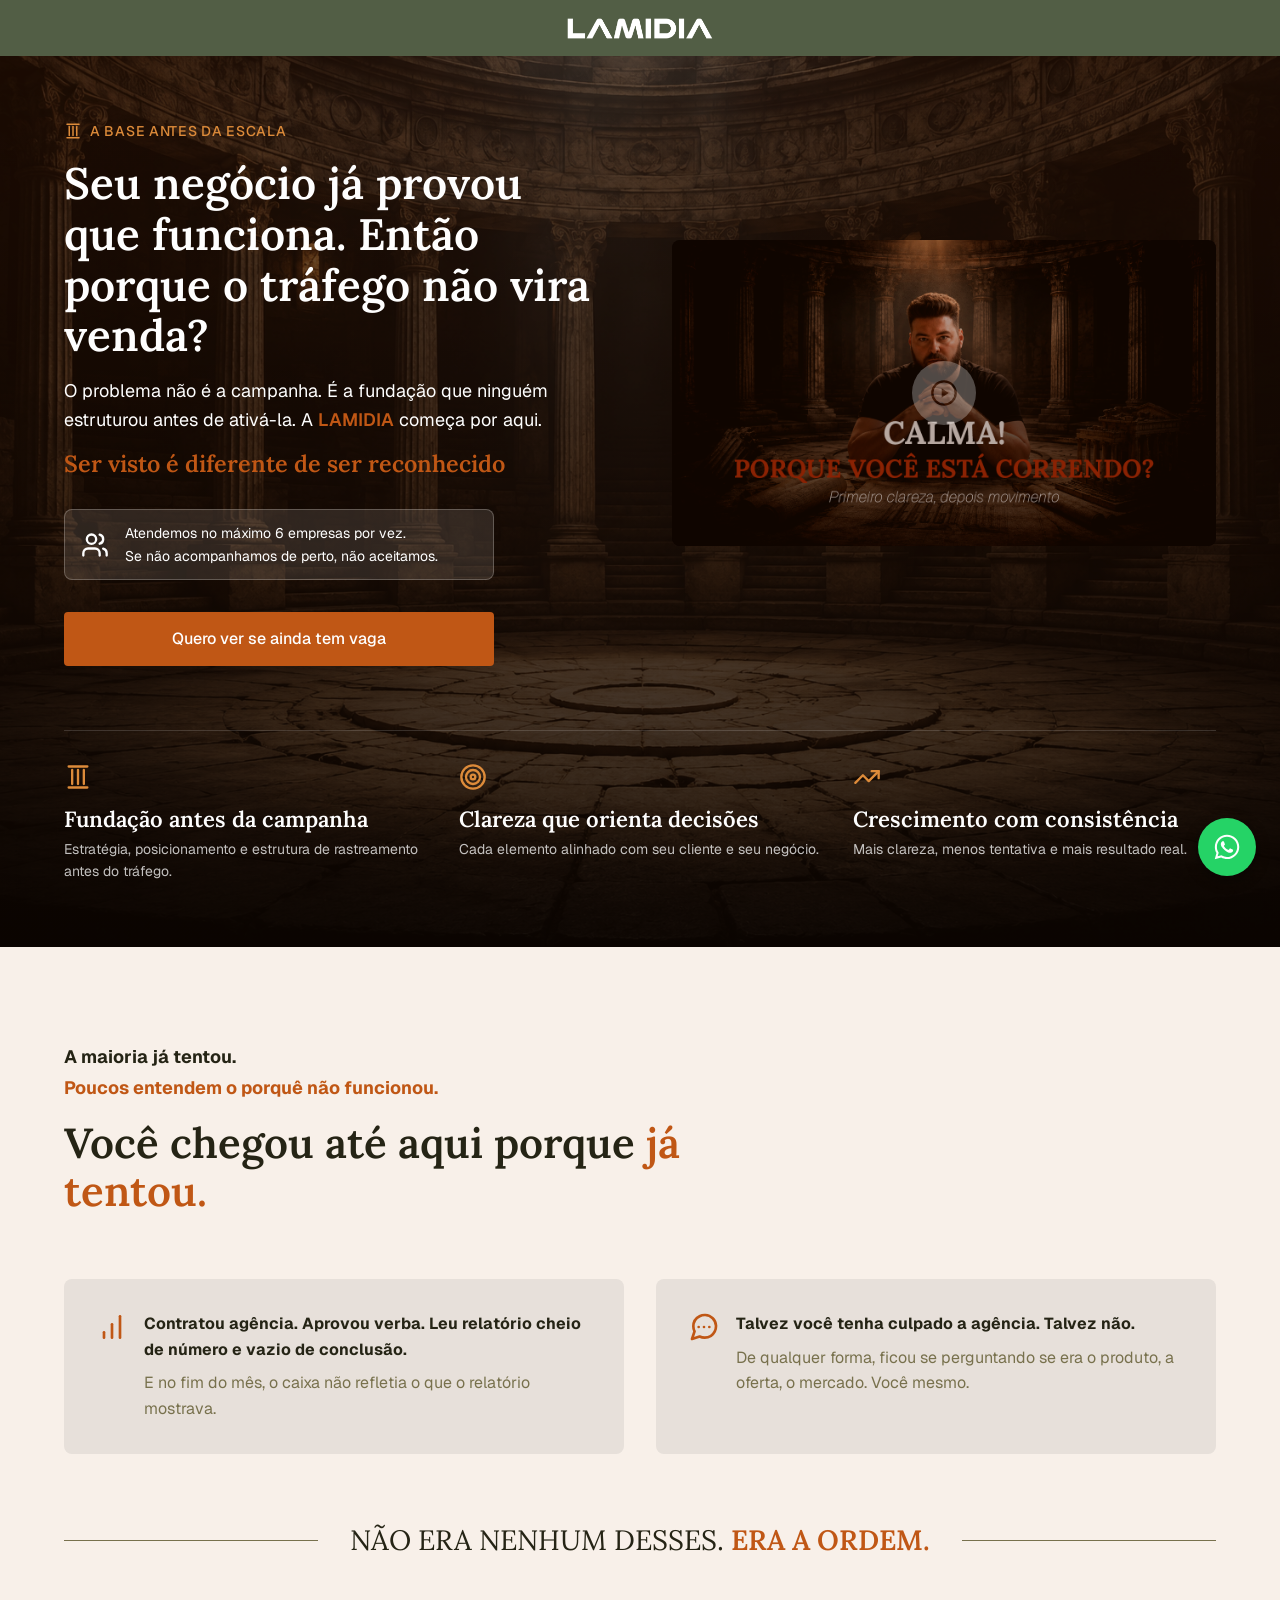
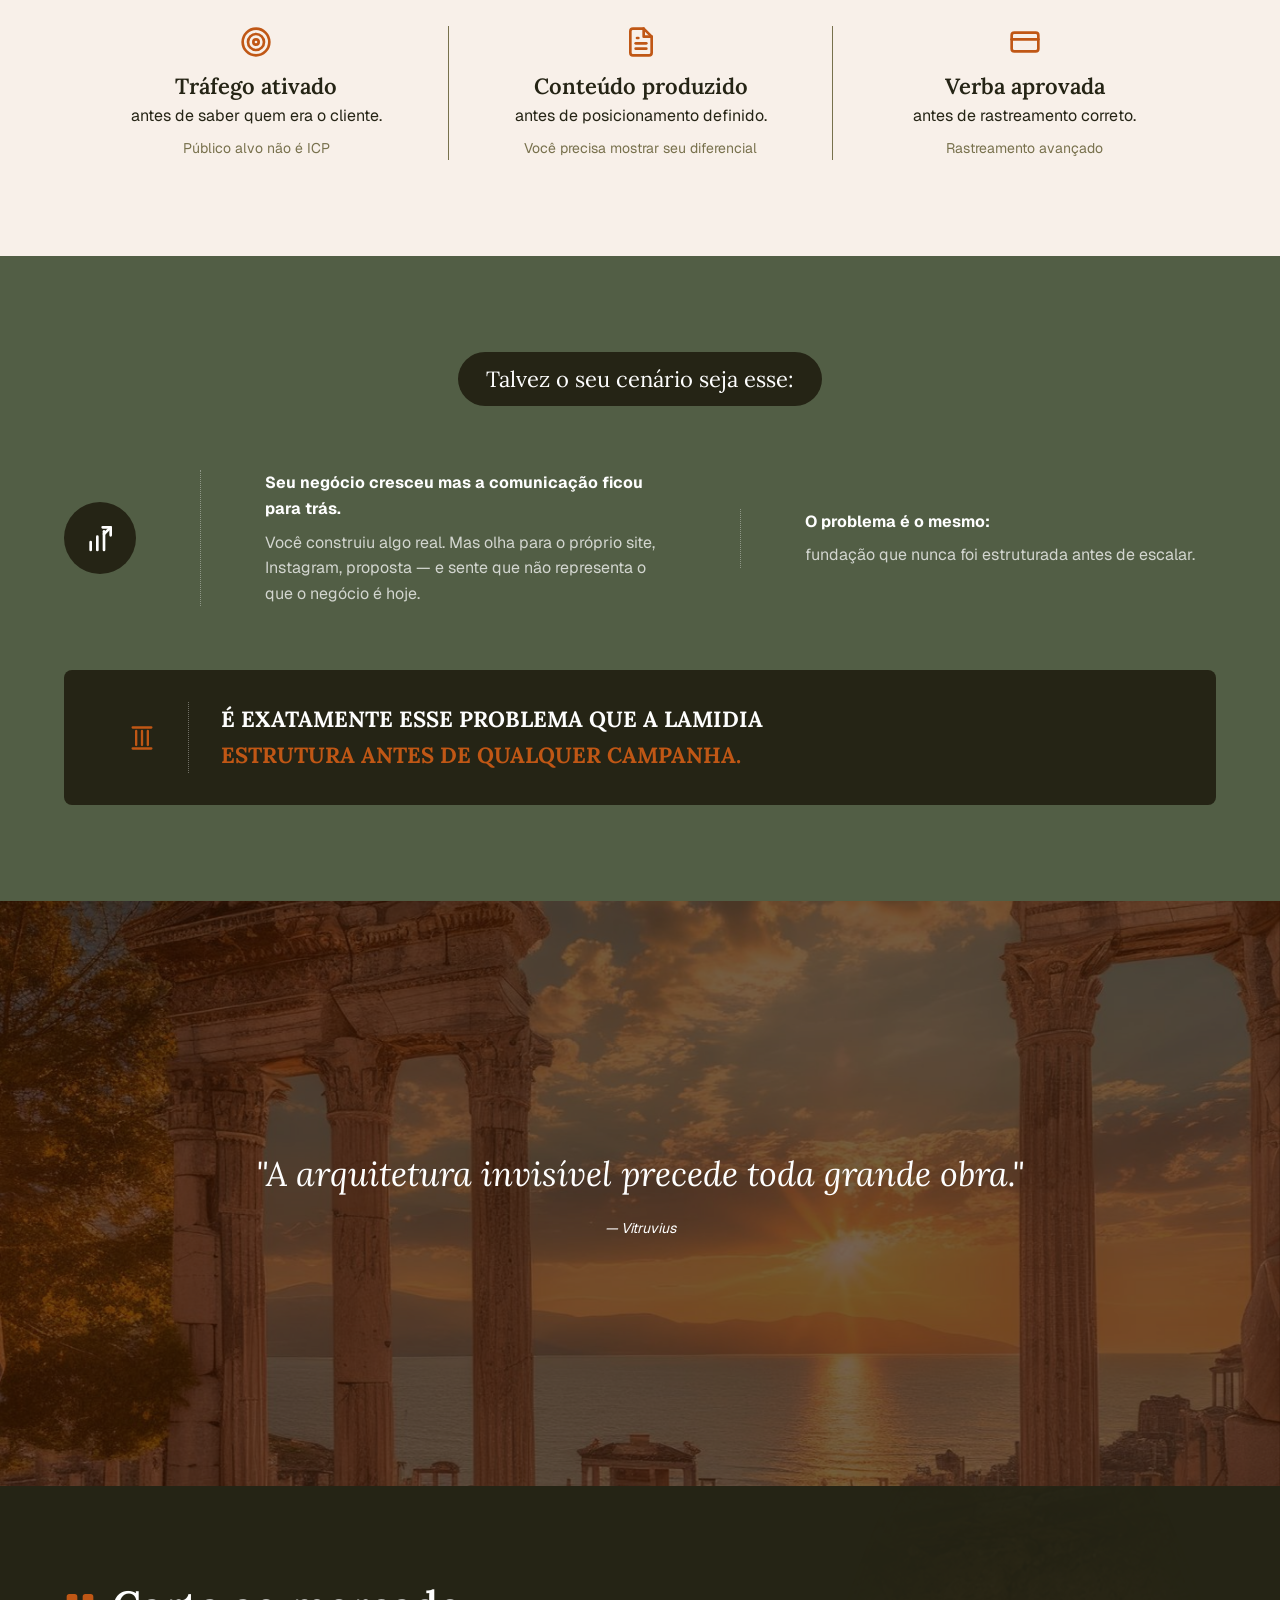
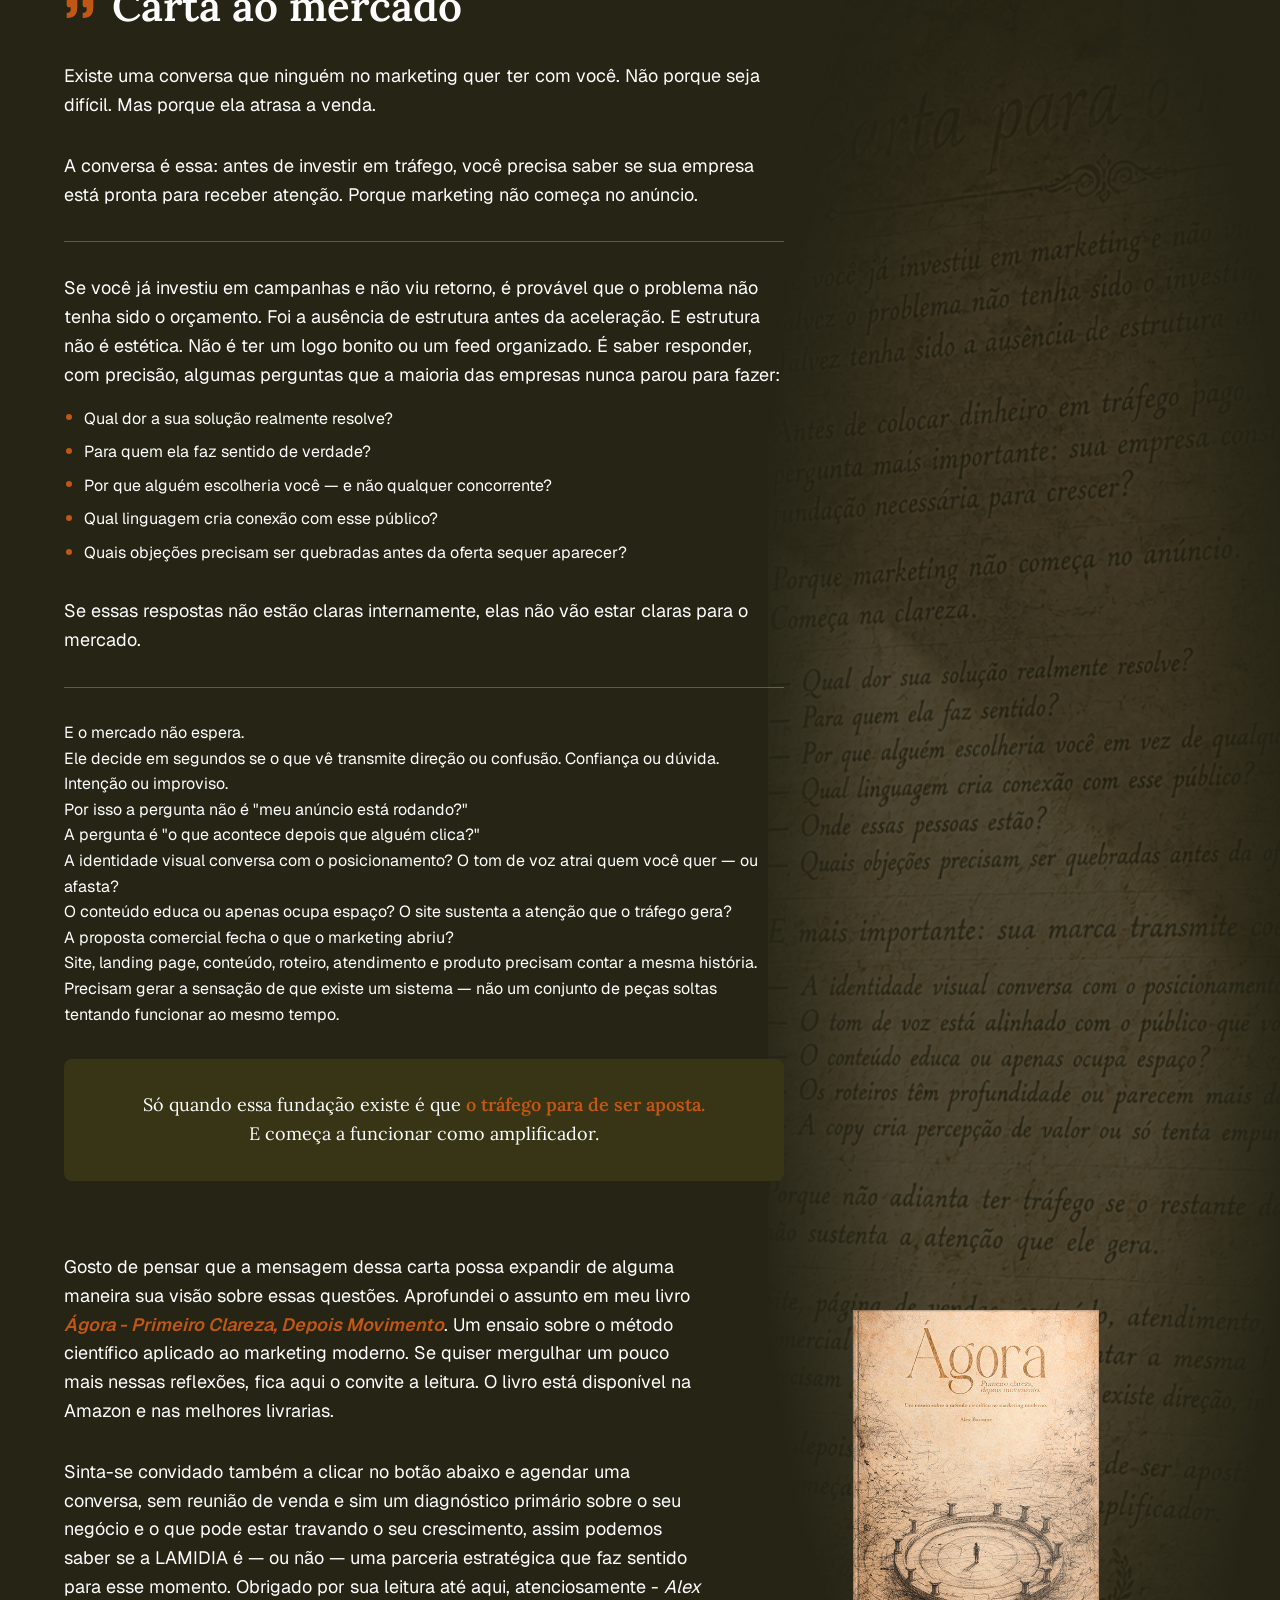
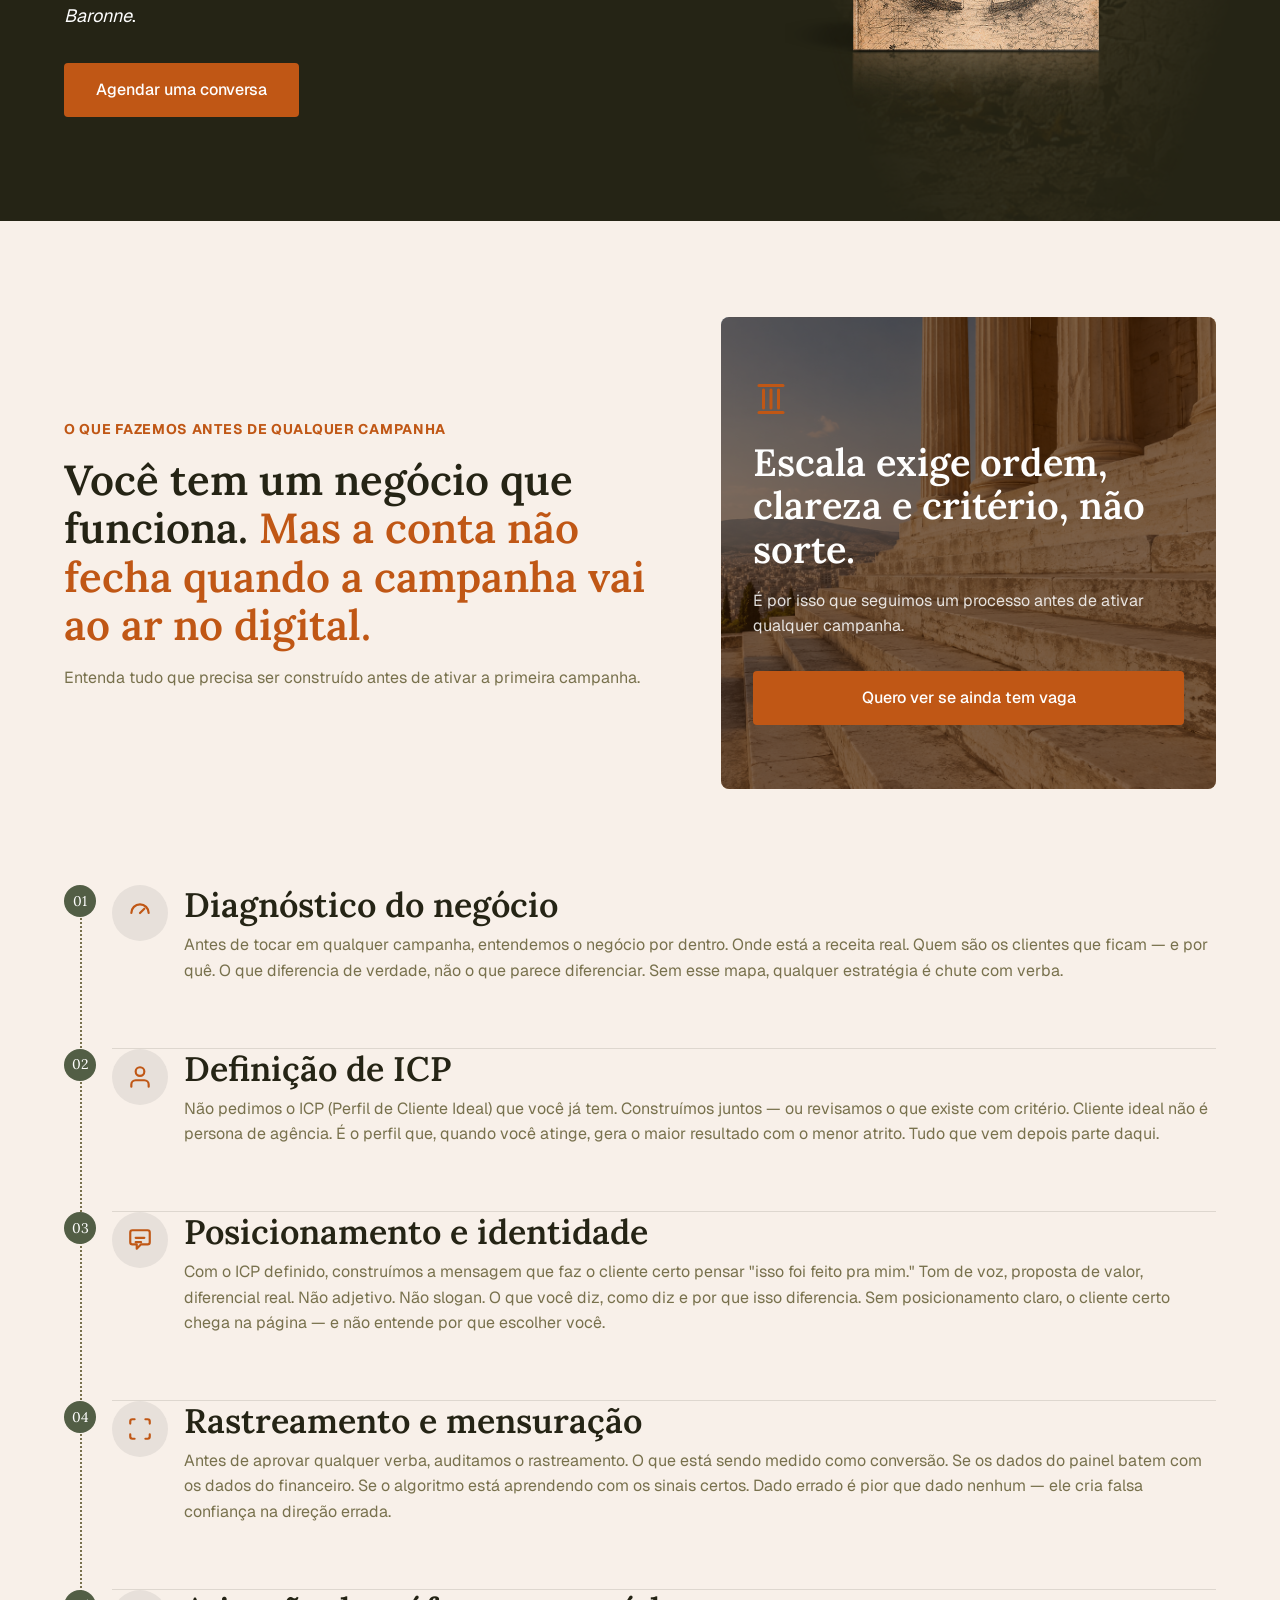
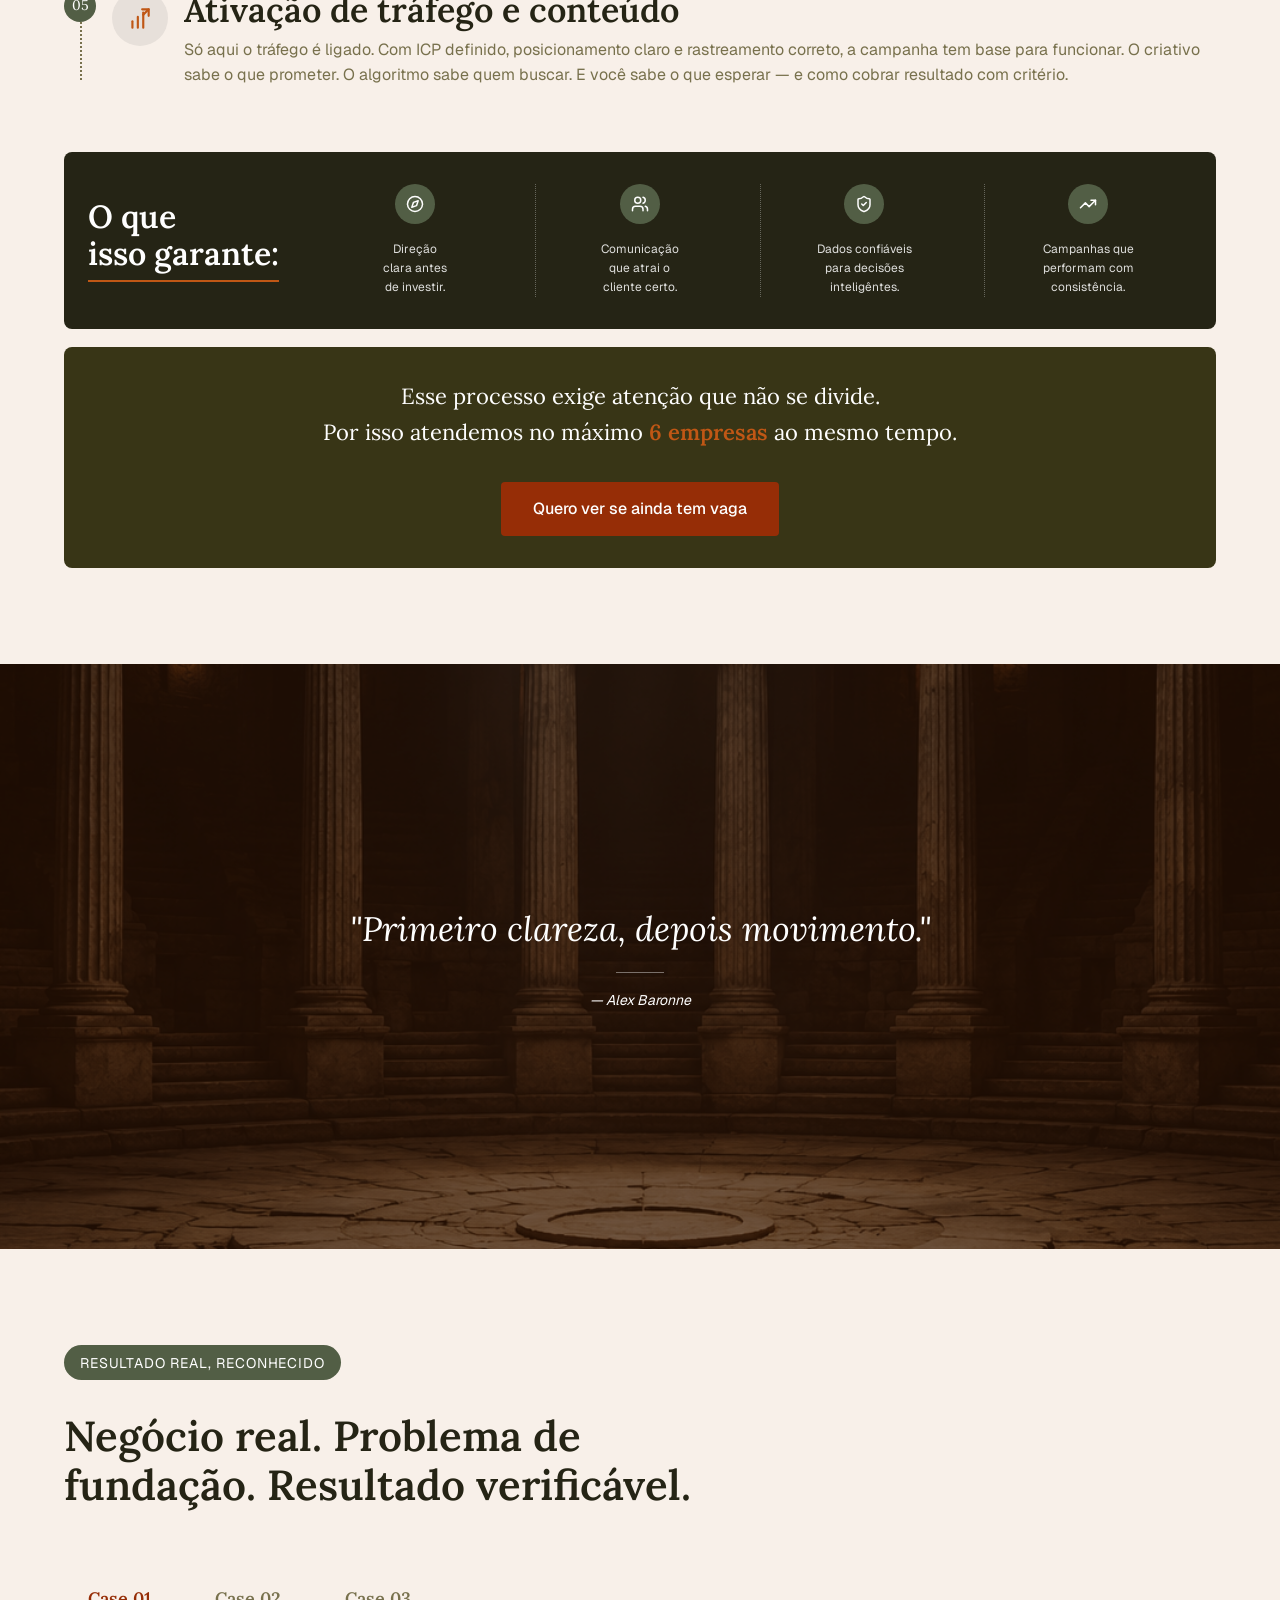
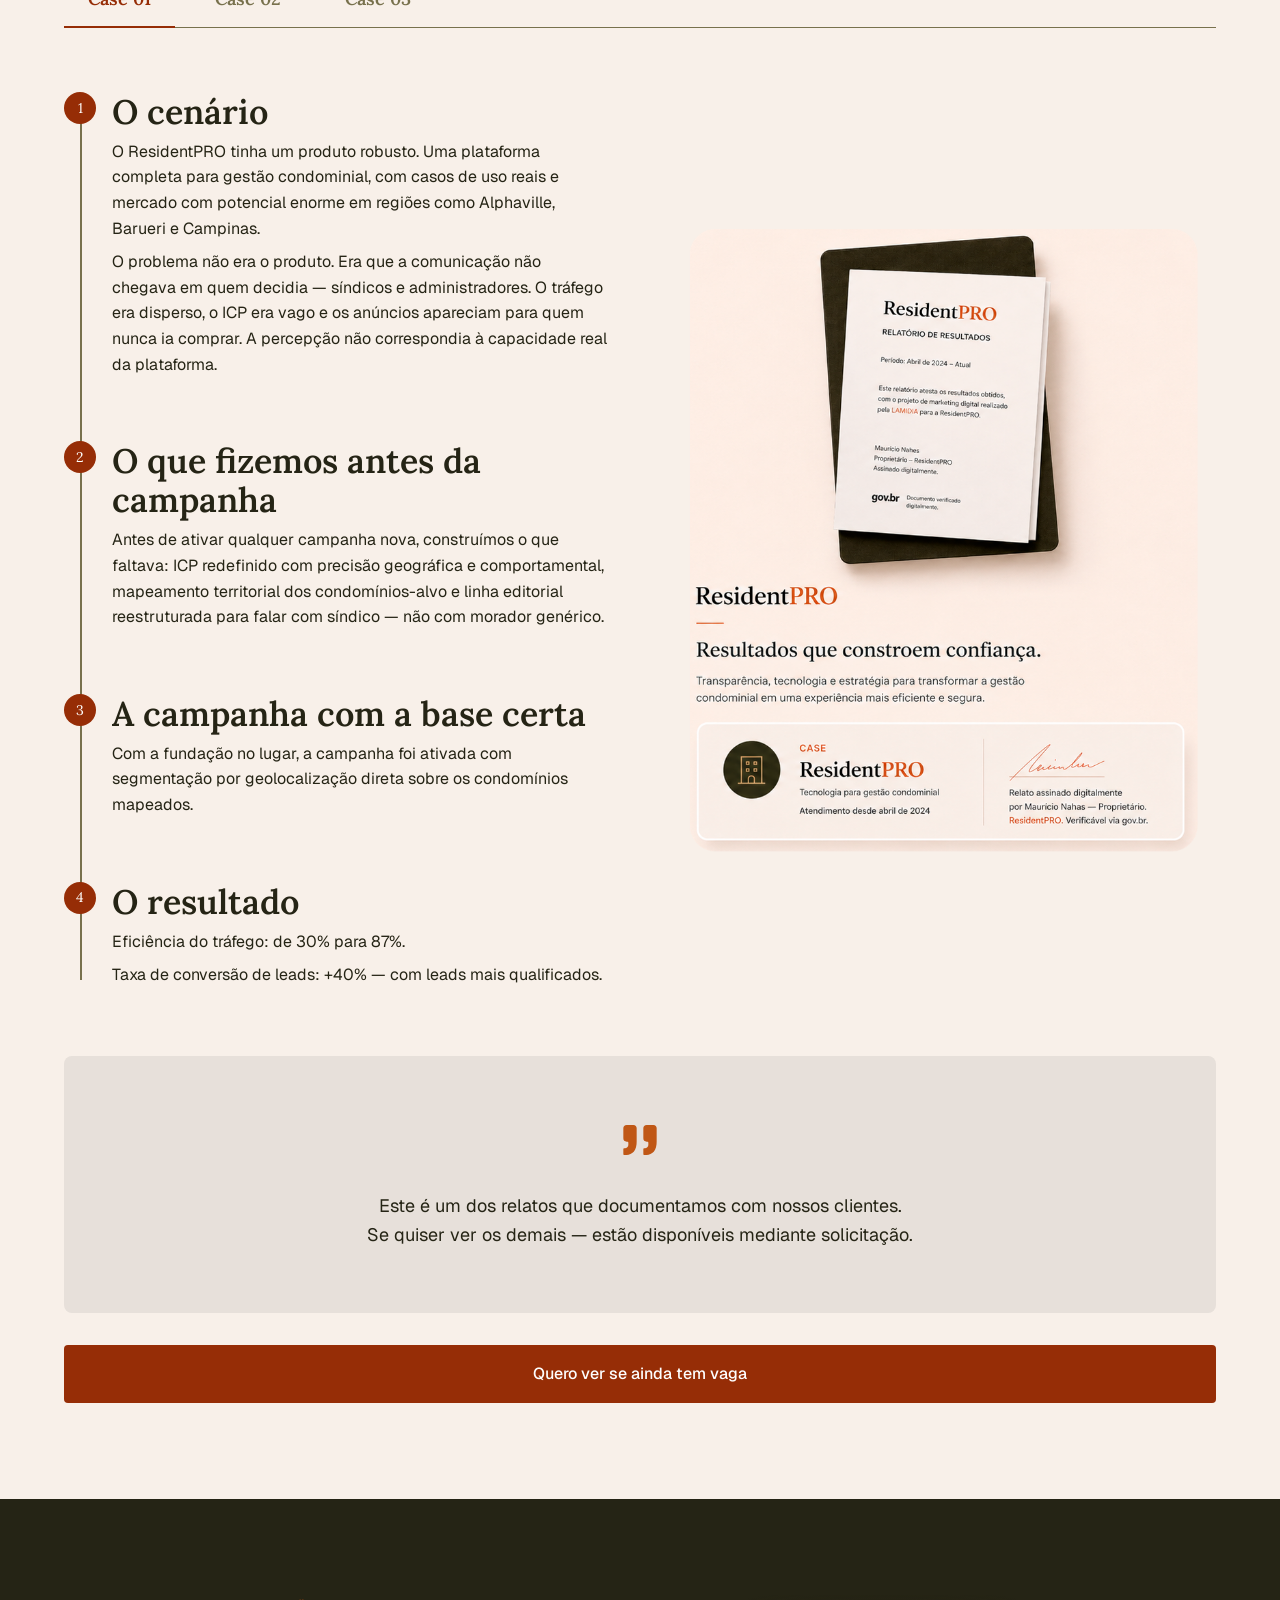
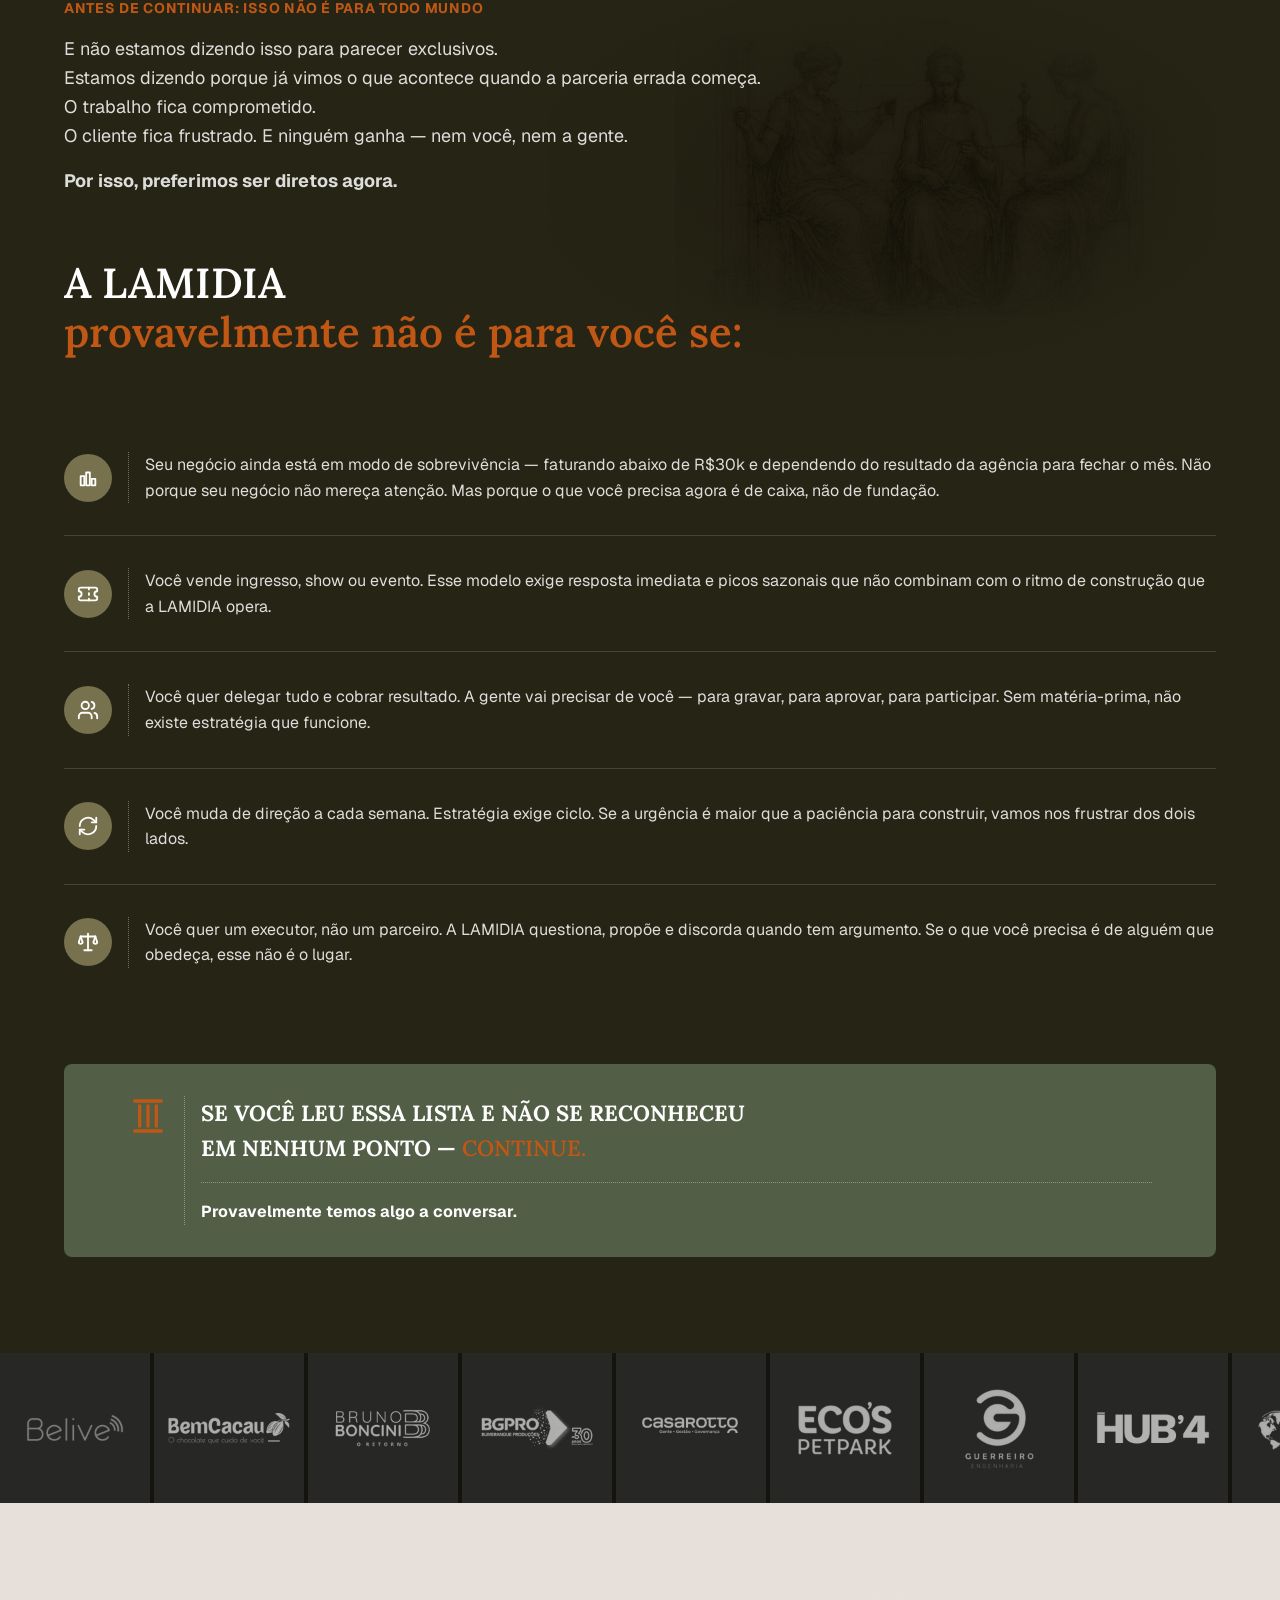
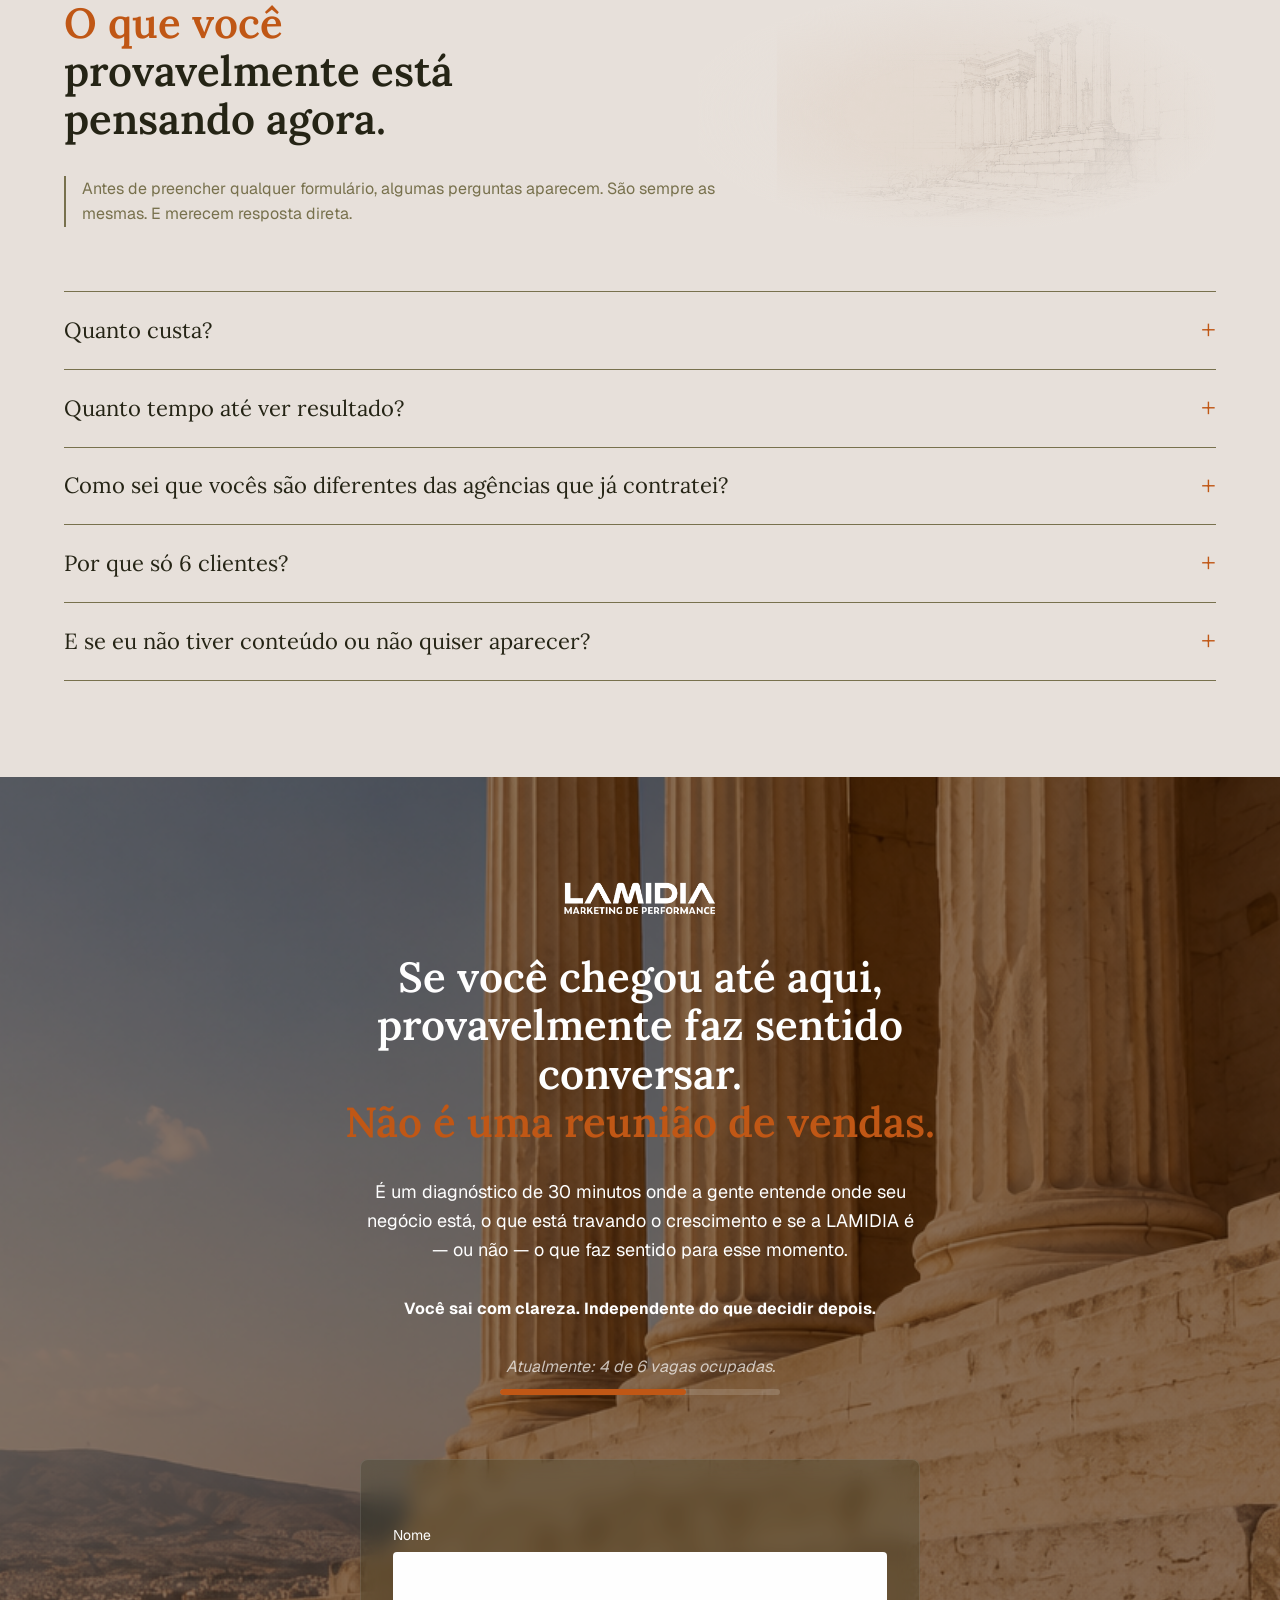
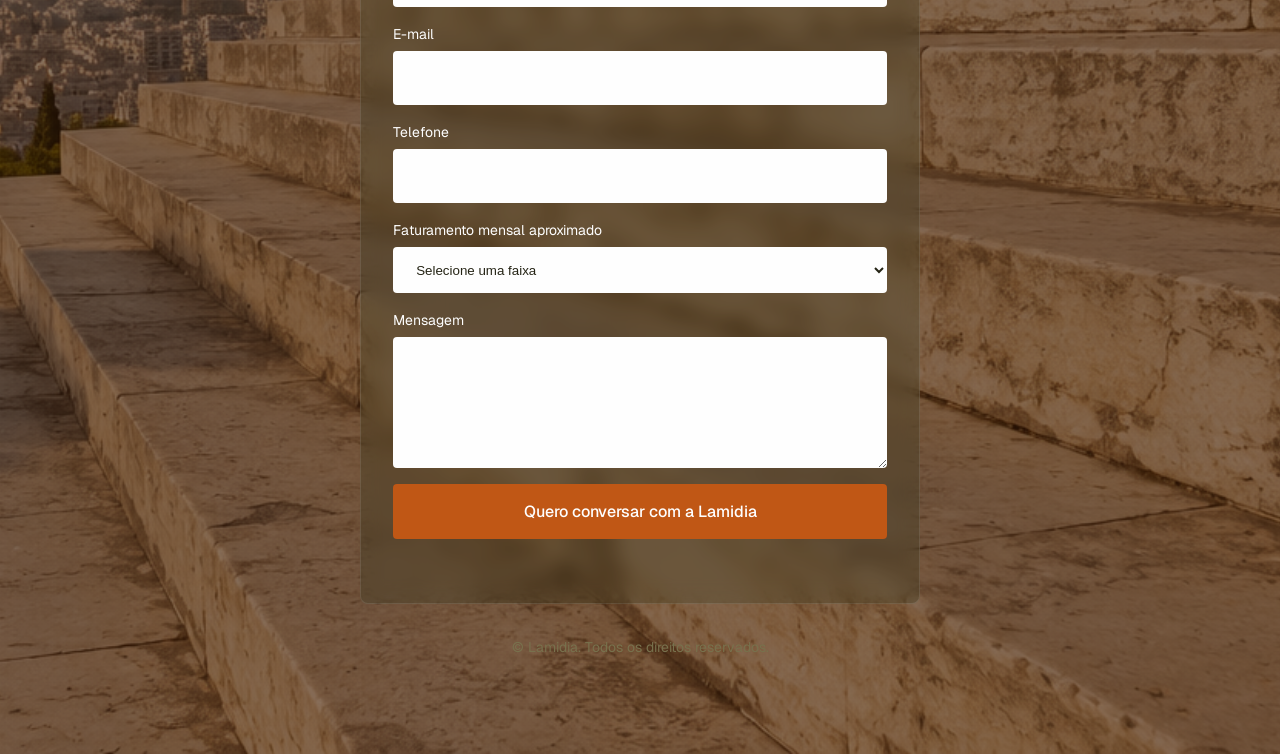
<file: index.html>
<!doctype html>
<html lang="pt-BR">
<head>
  <meta charset="UTF-8">
  <meta name="viewport" content="width=device-width, initial-scale=1.0">
  <meta name="format-detection" content="telephone=no, date=no, address=no, email=no">
  <title>Lamidia</title>
  <meta name="description" content="">
  <meta name="facebook-domain-verification" content="atjwcf6qtinwo23a1d19qx3m5c9ez1" />
  <link rel="preconnect" href="https://fonts.googleapis.com">
  <link rel="preconnect" href="https://fonts.gstatic.com" crossorigin>
  <link href="https://fonts.googleapis.com/css2?family=Lora:ital,wght@0,400;0,500;0,600;0,700;1,400&family=Geist:wght@300;400;500&display=swap" rel="stylesheet">
  <link rel="stylesheet" href="style.css?v=2026-07-08-1">

  <!-- Meta Pixel Code -->
  <script>
  !function(f,b,e,v,n,t,s)
  {if(f.fbq)return;n=f.fbq=function(){n.callMethod?
  n.callMethod.apply(n,arguments):n.queue.push(arguments)};
  if(!f._fbq)f._fbq=n;n.push=n;n.loaded=!0;n.version='2.0';
  n.queue=[];t=b.createElement(e);t.async=!0;
  t.src=v;s=b.getElementsByTagName(e)[0];
  s.parentNode.insertBefore(t,s)}(window, document,'script',
  'https://connect.facebook.net/en_US/fbevents.js');
  fbq('init', '932511432680140');
  fbq('track', 'PageView');
  </script>
  <noscript><img height="1" width="1" style="display:none"
  src="https://www.facebook.com/tr?id=932511432680140&ev=PageView&noscript=1"
  /></noscript>
  <!-- End Meta Pixel Code -->
</head>
<body>

  <header class="site-header">
    <div class="container site-header__inner">
      <a href="#" class="site-header__logo">
        <img src="assets/img/logo-lamidia-branco.png" alt="Lamidia">
      </a>
    </div>
  </header>

  <main>

    <!-- 1. Hero -->
    <section id="hero" class="section hero">
      <div class="container">

        <div class="hero__grid">

          <div class="hero__content">
            <span class="hero__eyebrow">
              <svg class="icon" viewBox="0 0 24 24" fill="none" stroke="currentColor" stroke-width="2" stroke-linecap="round" stroke-linejoin="round" aria-hidden="true">
                <line x1="4" y1="3" x2="20" y2="3"/>
                <line x1="4" y1="21" x2="20" y2="21"/>
                <line x1="7" y1="6" x2="7" y2="18"/>
                <line x1="12" y1="6" x2="12" y2="18"/>
                <line x1="17" y1="6" x2="17" y2="18"/>
              </svg>
              A base antes da escala
            </span>

            <h1 class="hero__headline">Seu negócio já provou que funciona. Então porque o tráfego não vira venda?</h1>

            <p class="hero__lead p1">O problema não é a campanha. É a fundação que ninguém estruturou antes de ativá-la. A <span class="text-accent">LAMIDIA</span> começa por aqui.</p>

            <h2 class="hero__recognition">Ser visto é diferente de ser reconhecido</h2>

            <div class="hero__scarcity">
              <svg class="icon" viewBox="0 0 24 24" fill="none" stroke="currentColor" stroke-width="2" stroke-linecap="round" stroke-linejoin="round" aria-hidden="true">
                <path d="M16 21v-2a4 4 0 0 0-4-4H6a4 4 0 0 0-4 4v2"/>
                <circle cx="9" cy="7" r="4"/>
                <path d="M22 21v-2a4 4 0 0 0-3-3.87"/>
                <path d="M16 3.13a4 4 0 0 1 0 7.75"/>
              </svg>
              <p class="p3">
                Atendemos no máximo 6 empresas por vez.<br>
                Se não acompanhamos de perto, não aceitamos.
              </p>
            </div>

            <div class="hero__form">
              <a href="#contato" class="btn btn--cta">Quero ver se ainda tem vaga</a>
            </div>
          </div>

          <div class="hero__media">
            <div class="hero__video">
              <!-- TODO: substituir por embed real (YouTube/Vimeo/mp4) quando o vídeo estiver disponível -->
              <img src="assets/img/thumb-calma-youtube.png" alt="Calma!" class="hero__video-thumb">
              <span class="hero__video-overlay"></span>
              <button class="hero__video-play" type="button" aria-label="Reproduzir vídeo">
                <svg viewBox="0 0 24 24" fill="none" stroke="currentColor" stroke-width="2" stroke-linecap="round" stroke-linejoin="round" aria-hidden="true">
                  <circle cx="12" cy="12" r="10"/>
                  <polygon points="10 8 16 12 10 16 10 8" fill="currentColor" stroke="none"/>
                </svg>
              </button>
            </div>
          </div>

        </div>

        <div class="hero__features">
          <div class="hero__feature">
            <svg class="icon" viewBox="0 0 24 24" fill="none" stroke="currentColor" stroke-width="2" stroke-linecap="round" stroke-linejoin="round" aria-hidden="true">
              <line x1="4" y1="3" x2="20" y2="3"/>
              <line x1="4" y1="21" x2="20" y2="21"/>
              <line x1="7" y1="6" x2="7" y2="18"/>
              <line x1="12" y1="6" x2="12" y2="18"/>
              <line x1="17" y1="6" x2="17" y2="18"/>
            </svg>
            <h6>Fundação antes da campanha</h6>
            <p class="p3">Estratégia, posicionamento e estrutura de rastreamento antes do tráfego.</p>
          </div>
          <div class="hero__feature">
            <svg class="icon" viewBox="0 0 24 24" fill="none" stroke="currentColor" stroke-width="2" stroke-linecap="round" stroke-linejoin="round" aria-hidden="true">
              <circle cx="12" cy="12" r="10"/>
              <circle cx="12" cy="12" r="6"/>
              <circle cx="12" cy="12" r="2"/>
            </svg>
            <h6>Clareza que orienta decisões</h6>
            <p class="p3">Cada elemento alinhado com seu cliente e seu negócio.</p>
          </div>
          <div class="hero__feature">
            <svg class="icon" viewBox="0 0 24 24" fill="none" stroke="currentColor" stroke-width="2" stroke-linecap="round" stroke-linejoin="round" aria-hidden="true">
              <polyline points="22 7 13.5 15.5 8.5 10.5 2 17"/>
              <polyline points="16 7 22 7 22 13"/>
            </svg>
            <h6>Crescimento com consistência</h6>
            <p class="p3">Mais clareza, menos tentativa e mais resultado real.</p>
          </div>
        </div>

      </div>
    </section>

    <!-- 2. Diagnóstico -->
    <section id="diagnostico" class="section diagnostico">
      <div class="container">

        <div class="diagnostico__eyebrow">
          <span class="diagnostico__eyebrow-line diagnostico__eyebrow-line--dark">A maioria já tentou.</span>
          <span class="diagnostico__eyebrow-line diagnostico__eyebrow-line--accent">Poucos entendem o porquê não funcionou.</span>
        </div>

        <h2 class="diagnostico__headline">Você chegou até aqui porque <span class="text-accent">já tentou.</span></h2>

        <div class="diagnostico__cards">
          <div class="diagnostico__card">
            <svg class="icon diagnostico__card-icon" viewBox="0 0 24 24" fill="none" stroke="currentColor" stroke-width="2" stroke-linecap="round" stroke-linejoin="round" aria-hidden="true">
              <line x1="6" y1="20" x2="6" y2="16"/>
              <line x1="12" y1="20" x2="12" y2="10"/>
              <line x1="18" y1="20" x2="18" y2="4"/>
            </svg>
            <div>
              <p class="diagnostico__card-title">Contratou agência. Aprovou verba. Leu relatório cheio de número e vazio de conclusão.</p>
              <p class="diagnostico__card-text">E no fim do mês, o caixa não refletia o que o relatório mostrava.</p>
            </div>
          </div>

          <div class="diagnostico__card">
            <svg class="icon diagnostico__card-icon" viewBox="0 0 24 24" fill="none" stroke="currentColor" stroke-width="2" stroke-linecap="round" stroke-linejoin="round" aria-hidden="true">
              <path d="M21 11.5a8.38 8.38 0 0 1-.9 3.8 8.5 8.5 0 0 1-7.6 4.7 8.38 8.38 0 0 1-3.8-.9L3 21l1.9-5.7a8.38 8.38 0 0 1-.9-3.8 8.5 8.5 0 0 1 4.7-7.6 8.38 8.38 0 0 1 3.8-.9h.5a8.48 8.48 0 0 1 8 8v.5z"/>
              <circle cx="8" cy="12" r="1" fill="currentColor" stroke="none"/>
              <circle cx="12" cy="12" r="1" fill="currentColor" stroke="none"/>
              <circle cx="16" cy="12" r="1" fill="currentColor" stroke="none"/>
            </svg>
            <div>
              <p class="diagnostico__card-title">Talvez você tenha culpado a agência. Talvez não.</p>
              <p class="diagnostico__card-text">De qualquer forma, ficou se perguntando se era o produto, a oferta, o mercado. Você mesmo.</p>
            </div>
          </div>
        </div>

        <div class="diagnostico__highlight">
          <span class="diagnostico__highlight-line"></span>
          <p class="diagnostico__highlight-text">
            <span>NÃO ERA NENHUM DESSES.</span>
            <span class="text-accent">ERA A ORDEM.</span>
          </p>
          <span class="diagnostico__highlight-line"></span>
        </div>

        <div class="diagnostico__features">
          <div class="diagnostico__feature">
            <svg class="icon" viewBox="0 0 24 24" fill="none" stroke="currentColor" stroke-width="2" stroke-linecap="round" stroke-linejoin="round" aria-hidden="true">
              <circle cx="12" cy="12" r="10"/>
              <circle cx="12" cy="12" r="6"/>
              <circle cx="12" cy="12" r="2"/>
            </svg>
            <h6>Tráfego ativado</h6>
            <p>antes de saber quem era o cliente.</p>
            <span class="diagnostico__feature-sub">Público alvo não é ICP</span>
          </div>
          <div class="diagnostico__feature">
            <svg class="icon" viewBox="0 0 24 24" fill="none" stroke="currentColor" stroke-width="2" stroke-linecap="round" stroke-linejoin="round" aria-hidden="true">
              <path d="M14 2H6a2 2 0 0 0-2 2v16a2 2 0 0 0 2 2h12a2 2 0 0 0 2-2V8z"/>
              <polyline points="14 2 14 8 20 8"/>
              <line x1="8" y1="13" x2="16" y2="13"/>
              <line x1="8" y1="17" x2="16" y2="17"/>
              <line x1="10" y1="9" x2="9" y2="9"/>
            </svg>
            <h6>Conteúdo produzido</h6>
            <p>antes de posicionamento definido.</p>
            <span class="diagnostico__feature-sub">Você precisa mostrar seu diferencial</span>
          </div>
          <div class="diagnostico__feature">
            <svg class="icon" viewBox="0 0 24 24" fill="none" stroke="currentColor" stroke-width="2" stroke-linecap="round" stroke-linejoin="round" aria-hidden="true">
              <rect x="2" y="5" width="20" height="14" rx="2"/>
              <line x1="2" y1="10" x2="22" y2="10"/>
            </svg>
            <h6>Verba aprovada</h6>
            <p>antes de rastreamento correto.</p>
            <span class="diagnostico__feature-sub">Rastreamento avançado</span>
          </div>
        </div>

      </div>
    </section>

    <!-- 3. Transição -->
    <section id="transicao" class="section transicao">
      <div class="container">

        <div class="transicao__badge">
          <p>Talvez o seu cenário seja esse:</p>
        </div>

        <div class="transicao__grid">
          <div class="transicao__icon">
            <svg class="icon" viewBox="0 0 24 24" fill="none" stroke="currentColor" stroke-width="2" stroke-linecap="round" stroke-linejoin="round" aria-hidden="true">
              <line x1="5" y1="21" x2="5" y2="15"/>
              <line x1="10" y1="21" x2="10" y2="11"/>
              <line x1="15" y1="21" x2="15" y2="7"/>
              <polyline points="14 4 20 4 20 10"/>
              <line x1="20" y1="4" x2="15" y2="9"/>
            </svg>
          </div>

          <div class="transicao__col">
            <p class="transicao__col-title">Seu negócio cresceu mas a comunicação ficou para trás.</p>
            <p class="transicao__col-text">Você construiu algo real. Mas olha para o próprio site, Instagram, proposta — e sente que não representa o que o negócio é hoje.</p>
          </div>

          <div class="transicao__col">
            <p class="transicao__col-title">O problema é o mesmo:</p>
            <p class="transicao__col-text">fundação que nunca foi estruturada antes de escalar.</p>
          </div>
        </div>

        <div class="transicao__banner">
          <svg class="icon transicao__banner-icon" viewBox="0 0 24 24" fill="none" stroke="currentColor" stroke-width="2" stroke-linecap="round" stroke-linejoin="round" aria-hidden="true">
            <line x1="4" y1="3" x2="20" y2="3"/>
            <line x1="4" y1="21" x2="20" y2="21"/>
            <line x1="7" y1="6" x2="7" y2="18"/>
            <line x1="12" y1="6" x2="12" y2="18"/>
            <line x1="17" y1="6" x2="17" y2="18"/>
          </svg>
          <span class="transicao__banner-divider"></span>
          <p class="transicao__banner-text">
            <span>É EXATAMENTE ESSE PROBLEMA QUE A LAMIDIA</span>
            <span class="text-accent">ESTRUTURA ANTES DE QUALQUER CAMPANHA.</span>
          </p>
        </div>

      </div>
    </section>

    <!-- 4. Citação -->
    <section id="citacao-1" class="section citacao citacao--parallax" data-parallax>
      <div class="citacao__parallax-bg" data-parallax-bg></div>
      <div class="citacao__overlay"></div>
      <div class="container">
        <p class="citacao__text">"A arquitetura invisível precede toda grande obra."</p>
        <p class="citacao__attribution">— Vitruvius</p>
      </div>
    </section>

    <!-- 5. Carta ao mercado -->
    <section id="carta-mercado" class="section carta">
      <div class="container">

        <div class="carta__intro">

          <div class="carta__title-row">
            <svg class="carta__quote-icon" viewBox="0 0 24 24" fill="currentColor" aria-hidden="true">
              <path d="M3 21c3 0 7-1 7-8V5c0-1.25-.756-2.017-2-2H4c-1.25 0-2 .75-2 1.972V11c0 1.25.75 2 2 2 1 0 1 0 1 1v1c0 1-1 2-2 2s-1 .008-1 1.031V20c0 1 0 1 1 1z"/>
              <path d="M15 21c3 0 7-1 7-8V5c0-1.25-.757-2.017-2-2h-4c-1.25 0-2 .75-2 1.972V11c0 1.25.75 2 2 2 1 0 1 0 1 1v1c0 1-1 2-2 2s-1 .008-1 1.031V20c0 1 0 1 1 1z"/>
            </svg>
            <h2>Carta ao mercado</h2>
          </div>

          <p class="p1">Existe uma conversa que ninguém no marketing quer ter com você. Não porque seja difícil. Mas porque ela atrasa a venda.</p>

          <p class="p1">A conversa é essa: antes de investir em tráfego, você precisa saber se sua empresa está pronta para receber atenção. Porque marketing não começa no anúncio.</p>

          <hr class="carta__divider">

          <p class="p1">Se você já investiu em campanhas e não viu retorno, é provável que o problema não tenha sido o orçamento. Foi a ausência de estrutura antes da aceleração. E estrutura não é estética. Não é ter um logo bonito ou um feed organizado. É saber responder, com precisão, algumas perguntas que a maioria das empresas nunca parou para fazer:</p>

          <ul class="carta__list">
            <li>Qual dor a sua solução realmente resolve?</li>
            <li>Para quem ela faz sentido de verdade?</li>
            <li>Por que alguém escolheria você — e não qualquer concorrente?</li>
            <li>Qual linguagem cria conexão com esse público?</li>
            <li>Quais objeções precisam ser quebradas antes da oferta sequer aparecer?</li>
          </ul>

          <p class="p1">Se essas respostas não estão claras internamente, elas não vão estar claras para o mercado.</p>

          <hr class="carta__divider">

          <div class="carta__cadence">
            <p>E o mercado não espera.</p>
            <p>Ele decide em segundos se o que vê transmite direção ou confusão. Confiança ou dúvida. Intenção ou improviso.</p>
            <p>Por isso a pergunta não é "meu anúncio está rodando?"</p>
            <p>A pergunta é "o que acontece depois que alguém clica?"</p>
            <p>A identidade visual conversa com o posicionamento? O tom de voz atrai quem você quer — ou afasta?</p>
            <p>O conteúdo educa ou apenas ocupa espaço? O site sustenta a atenção que o tráfego gera?</p>
            <p>A proposta comercial fecha o que o marketing abriu?</p>
            <p>Site, landing page, conteúdo, roteiro, atendimento e produto precisam contar a mesma história.</p>
            <p>Precisam gerar a sensação de que existe um sistema — não um conjunto de peças soltas tentando funcionar ao mesmo tempo.</p>
          </div>

          <div class="carta__highlight">
            <p>Só quando essa fundação existe é que <span class="text-accent">o tráfego para de ser aposta.</span><br>E começa a funcionar como amplificador.</p>
          </div>

        </div>

        <div class="carta__final-grid">
          <div class="carta__final-text">
            <p class="p1">Gosto de pensar que a mensagem dessa carta possa expandir de alguma maneira sua visão sobre essas questões. Aprofundei o assunto em meu livro <em class="text-accent">Ágora - Primeiro Clareza, Depois Movimento</em>. Um ensaio sobre o método científico aplicado ao marketing moderno. Se quiser mergulhar um pouco mais nessas reflexões, fica aqui o convite a leitura. O livro está disponível na Amazon e nas melhores livrarias.</p>

            <p class="p1">Sinta-se convidado também a clicar no botão abaixo e agendar uma conversa, sem reunião de venda e sim um diagnóstico primário sobre o seu negócio e o que pode estar travando o seu crescimento, assim podemos saber se a LAMIDIA é — ou não — uma parceria estratégica que faz sentido para esse momento. Obrigado por sua leitura até aqui, atenciosamente - <em>Alex Baronne</em>.</p>

            <div class="carta__cta">
              <a href="#contato" class="btn btn--cta">Agendar uma conversa</a>
            </div>
          </div>
          <div class="carta__book">
            <img src="assets/img/mockup-agora.png" alt="Capa do livro Ágora - Primeiro Clareza, Depois Movimento, de Alex Baronne">
          </div>
        </div>

      </div>
    </section>

    <!-- 6. Processo em 5 etapas -->
    <section id="processo" class="section processo">
      <div class="container">

        <div class="processo__intro">
          <div class="processo__intro-text">
            <span class="processo__badge">O que fazemos antes de qualquer campanha</span>
            <h2 class="processo__headline">Você tem um negócio que funciona. <span class="text-accent">Mas a conta não fecha quando a campanha vai ao ar no digital.</span></h2>
            <p class="processo__subtext">Entenda tudo que precisa ser construído antes de ativar a primeira campanha.</p>
          </div>

          <div class="processo__card">
            <svg class="icon processo__card-icon" viewBox="0 0 24 24" fill="none" stroke="currentColor" stroke-width="2" stroke-linecap="round" stroke-linejoin="round" aria-hidden="true">
              <line x1="4" y1="3" x2="20" y2="3"/>
              <line x1="4" y1="21" x2="20" y2="21"/>
              <line x1="7" y1="6" x2="7" y2="18"/>
              <line x1="12" y1="6" x2="12" y2="18"/>
              <line x1="17" y1="6" x2="17" y2="18"/>
            </svg>
            <h3 class="processo__card-title">Escala exige ordem, clareza e critério, não sorte.</h3>
            <p class="processo__card-text">É por isso que seguimos um processo antes de ativar qualquer campanha.</p>
            <a href="#contato" class="btn btn--cta">Quero ver se ainda tem vaga</a>
          </div>
        </div>

        <div class="processo__steps">
          <div class="processo__step">
            <span class="processo__step-number">01</span>
            <div class="processo__step-body">
              <div class="processo__step-icon">
                <svg viewBox="0 0 24 24" fill="none" stroke="currentColor" stroke-width="2" stroke-linecap="round" stroke-linejoin="round" aria-hidden="true">
                  <path d="M20 12a8 8 0 1 0-16 0"/>
                  <path d="M12 12 16 8"/>
                </svg>
              </div>
              <div class="processo__step-content">
                <h4 class="processo__step-title">Diagnóstico do negócio</h4>
                <p class="processo__step-text">Antes de tocar em qualquer campanha, entendemos o negócio por dentro. Onde está a receita real. Quem são os clientes que ficam — e por quê. O que diferencia de verdade, não o que parece diferenciar. Sem esse mapa, qualquer estratégia é chute com verba.</p>
              </div>
            </div>
          </div>

          <div class="processo__step">
            <span class="processo__step-number">02</span>
            <div class="processo__step-body">
              <div class="processo__step-icon">
                <svg viewBox="0 0 24 24" fill="none" stroke="currentColor" stroke-width="2" stroke-linecap="round" stroke-linejoin="round" aria-hidden="true">
                  <path d="M20 21v-2a4 4 0 0 0-4-4H8a4 4 0 0 0-4 4v2"/>
                  <circle cx="12" cy="7" r="4"/>
                </svg>
              </div>
              <div class="processo__step-content">
                <h4 class="processo__step-title">Definição de ICP</h4>
                <p class="processo__step-text">Não pedimos o ICP (Perfil de Cliente Ideal) que você já tem. Construímos juntos — ou revisamos o que existe com critério. Cliente ideal não é persona de agência. É o perfil que, quando você atinge, gera o maior resultado com o menor atrito. Tudo que vem depois parte daqui.</p>
              </div>
            </div>
          </div>

          <div class="processo__step">
            <span class="processo__step-number">03</span>
            <div class="processo__step-body">
              <div class="processo__step-icon">
                <svg viewBox="0 0 24 24" fill="none" stroke="currentColor" stroke-width="2" stroke-linecap="round" stroke-linejoin="round" aria-hidden="true">
                  <path d="M3 5a2 2 0 0 1 2-2h14a2 2 0 0 1 2 2v9a2 2 0 0 1-2 2h-6l-4 4v-4H5a2 2 0 0 1-2-2z"/>
                  <path d="M8 10h8"/>
                  <path d="M8 14h5"/>
                </svg>
              </div>
              <div class="processo__step-content">
                <h4 class="processo__step-title">Posicionamento e identidade</h4>
                <p class="processo__step-text">Com o ICP definido, construímos a mensagem que faz o cliente certo pensar "isso foi feito pra mim." Tom de voz, proposta de valor, diferencial real. Não adjetivo. Não slogan. O que você diz, como diz e por que isso diferencia. Sem posicionamento claro, o cliente certo chega na página — e não entende por que escolher você.</p>
              </div>
            </div>
          </div>

          <div class="processo__step">
            <span class="processo__step-number">04</span>
            <div class="processo__step-body">
              <div class="processo__step-icon">
                <svg viewBox="0 0 24 24" fill="none" stroke="currentColor" stroke-width="2" stroke-linecap="round" stroke-linejoin="round" aria-hidden="true">
                  <path d="M3 7V5a2 2 0 0 1 2-2h2"/>
                  <path d="M17 3h2a2 2 0 0 1 2 2v2"/>
                  <path d="M21 17v2a2 2 0 0 1-2 2h-2"/>
                  <path d="M7 21H5a2 2 0 0 1-2-2v-2"/>
                </svg>
              </div>
              <div class="processo__step-content">
                <h4 class="processo__step-title">Rastreamento e mensuração</h4>
                <p class="processo__step-text">Antes de aprovar qualquer verba, auditamos o rastreamento. O que está sendo medido como conversão. Se os dados do painel batem com os dados do financeiro. Se o algoritmo está aprendendo com os sinais certos. Dado errado é pior que dado nenhum — ele cria falsa confiança na direção errada.</p>
              </div>
            </div>
          </div>

          <div class="processo__step">
            <span class="processo__step-number">05</span>
            <div class="processo__step-body">
              <div class="processo__step-icon">
                <svg viewBox="0 0 24 24" fill="none" stroke="currentColor" stroke-width="2" stroke-linecap="round" stroke-linejoin="round" aria-hidden="true">
                  <line x1="5" y1="21" x2="5" y2="15"/>
                  <line x1="10" y1="21" x2="10" y2="11"/>
                  <line x1="15" y1="21" x2="15" y2="7"/>
                  <polyline points="14 4 20 4 20 10"/>
                  <line x1="20" y1="4" x2="15" y2="9"/>
                </svg>
              </div>
              <div class="processo__step-content">
                <h4 class="processo__step-title">Ativação de tráfego e conteúdo</h4>
                <p class="processo__step-text">Só aqui o tráfego é ligado. Com ICP definido, posicionamento claro e rastreamento correto, a campanha tem base para funcionar. O criativo sabe o que prometer. O algoritmo sabe quem buscar. E você sabe o que esperar — e como cobrar resultado com critério.</p>
              </div>
            </div>
          </div>
        </div>

        <div class="processo__guarantee">
          <div class="processo__guarantee-row">
          <div class="processo__guarantee-header">
            <h3>O que<br>isso garante:</h3>
          </div>
          <div class="processo__guarantee-grid">
            <div class="processo__guarantee-item">
              <div class="processo__guarantee-icon">
                <svg viewBox="0 0 24 24" fill="none" stroke="currentColor" stroke-width="2" stroke-linecap="round" stroke-linejoin="round" aria-hidden="true">
                  <circle cx="12" cy="12" r="10"/>
                  <polygon points="16.24 7.76 14.12 14.12 7.76 16.24 9.88 9.88 16.24 7.76"/>
                </svg>
              </div>
              <p>Direção<br>clara antes<br>de investir.</p>
            </div>
            <div class="processo__guarantee-item">
              <div class="processo__guarantee-icon">
                <svg viewBox="0 0 24 24" fill="none" stroke="currentColor" stroke-width="2" stroke-linecap="round" stroke-linejoin="round" aria-hidden="true">
                  <path d="M16 21v-2a4 4 0 0 0-4-4H6a4 4 0 0 0-4 4v2"/>
                  <circle cx="9" cy="7" r="4"/>
                  <path d="M22 21v-2a4 4 0 0 0-3-3.87"/>
                  <path d="M16 3.13a4 4 0 0 1 0 7.75"/>
                </svg>
              </div>
              <p>Comunicação<br>que atrai o<br>cliente certo.</p>
            </div>
            <div class="processo__guarantee-item">
              <div class="processo__guarantee-icon">
                <svg viewBox="0 0 24 24" fill="none" stroke="currentColor" stroke-width="2" stroke-linecap="round" stroke-linejoin="round" aria-hidden="true">
                  <path d="M20 13c0 5-3.5 7.5-7.66 8.95a1 1 0 0 1-.67-.01C7.5 20.5 4 18 4 13V6a1 1 0 0 1 1-1c2 0 4.5-1.2 6.24-2.72a1.17 1.17 0 0 1 1.52 0C14.51 3.81 17 5 19 5a1 1 0 0 1 1 1z"/>
                  <path d="m9 12 2 2 4-4"/>
                </svg>
              </div>
              <p>Dados confiáveis<br>para decisões<br>inteligêntes.</p>
            </div>
            <div class="processo__guarantee-item">
              <div class="processo__guarantee-icon">
                <svg viewBox="0 0 24 24" fill="none" stroke="currentColor" stroke-width="2" stroke-linecap="round" stroke-linejoin="round" aria-hidden="true">
                  <polyline points="22 7 13.5 15.5 8.5 10.5 2 17"/>
                  <polyline points="16 7 22 7 22 13"/>
                </svg>
              </div>
              <p>Campanhas que<br>performam com<br>consistência.</p>
            </div>
          </div>
          </div>
        </div>

        <div class="processo__final-banner">
          <p class="processo__final-text">
            <span>Esse processo exige atenção que não se divide.</span>
            <span>Por isso atendemos no máximo <span class="text-accent">6 empresas</span> ao mesmo tempo.</span>
          </p>
          <a href="#contato" class="btn btn--cta processo__final-cta">Quero ver se ainda tem vaga</a>
        </div>
      </div>
    </section>

    <!-- 7. Faixa de citação -->
    <section id="citacao-faixa" class="section citacao citacao--parallax" data-parallax>
      <div class="citacao__parallax-bg citacao__parallax-bg--hero" data-parallax-bg></div>
      <div class="citacao__overlay"></div>
      <div class="container">
        <p class="citacao__text">"Primeiro clareza, depois movimento."</p>
        <span class="citacao__quote-divider"></span>
        <p class="citacao__attribution">— Alex Baronne</p>
      </div>
    </section>

    <!-- 8. Case ResidentPRO -->
    <section id="case-residentpro" class="section case">
      <div class="container">
        <span class="case__seal">Resultado real, reconhecido</span>
        <h2 class="case__headline">Negócio real. Problema de fundação. Resultado verificável.</h2>

        <div class="case__tabs" role="tablist">
          <button class="case__tab is-active" type="button" data-case-tab="1" role="tab" aria-selected="true">Case 01</button>
          <button class="case__tab" type="button" data-case-tab="2" role="tab" aria-selected="false">Case 02</button>
          <button class="case__tab" type="button" data-case-tab="3" role="tab" aria-selected="false">Case 03</button>
        </div>

        <!-- Case 01 — ResidentPRO -->
        <div class="case__panel" data-case-panel="1">
          <div class="case__grid">
            <div class="case__left">
              <div class="case__timeline">
                <div class="case__timeline-item">
                  <span class="case__timeline-number">1</span>
                  <div class="case__timeline-content">
                    <h4>O cenário</h4>
                    <p>O ResidentPRO tinha um produto robusto. Uma plataforma completa para gestão condominial, com casos de uso reais e mercado com potencial enorme em regiões como Alphaville, Barueri e Campinas.</p>
                    <p>O problema não era o produto. Era que a comunicação não chegava em quem decidia — síndicos e administradores. O tráfego era disperso, o ICP era vago e os anúncios apareciam para quem nunca ia comprar. A percepção não correspondia à capacidade real da plataforma.</p>
                  </div>
                </div>
                <div class="case__timeline-item">
                  <span class="case__timeline-number">2</span>
                  <div class="case__timeline-content">
                    <h4>O que fizemos antes da campanha</h4>
                    <p>Antes de ativar qualquer campanha nova, construímos o que faltava: ICP redefinido com precisão geográfica e comportamental, mapeamento territorial dos condomínios-alvo e linha editorial reestruturada para falar com síndico — não com morador genérico.</p>
                  </div>
                </div>
                <div class="case__timeline-item">
                  <span class="case__timeline-number">3</span>
                  <div class="case__timeline-content">
                    <h4>A campanha com a base certa</h4>
                    <p>Com a fundação no lugar, a campanha foi ativada com segmentação por geolocalização direta sobre os condomínios mapeados.</p>
                  </div>
                </div>
                <div class="case__timeline-item">
                  <span class="case__timeline-number">4</span>
                  <div class="case__timeline-content">
                    <h4>O resultado</h4>
                    <p>Eficiência do tráfego: de 30% para 87%.</p>
                    <p>Taxa de conversão de leads: +40% — com leads mais qualificados.</p>
                  </div>
                </div>
              </div>
            </div>
            <div class="case__right">
              <img src="assets/img/case-1.png" alt="Case ResidentPRO" class="case__image">
            </div>
          </div>

          <div class="case__closing">
            <svg class="icon case__quote-icon" viewBox="0 0 24 24" fill="currentColor" aria-hidden="true">
              <path d="M3 21c3 0 7-1 7-8V5c0-1.25-.756-2.017-2-2H4c-1.25 0-2 .75-2 1.972V11c0 1.25.75 2 2 2 1 0 1 0 1 1v1c0 1-1 2-2 2s-1 .008-1 1.031V20c0 1 0 1 1 1z"/>
              <path d="M15 21c3 0 7-1 7-8V5c0-1.25-.757-2.017-2-2h-4c-1.25 0-2 .75-2 1.972V11c0 1.25.75 2 2 2 1 0 1 0 1 1v1c0 1-1 2-2 2s-1 .008-1 1.031V20c0 1 0 1 1 1z"/>
            </svg>
            <p class="case__quote">Este é um dos relatos que documentamos com nossos clientes.<br>Se quiser ver os demais — estão disponíveis mediante solicitação.</p>
          </div>

          <a href="#contato" class="case__cta">Quero ver se ainda tem vaga</a>
        </div>

        <!-- Case 02 — Volare Logística -->
        <div class="case__panel" data-case-panel="2" hidden>
          <div class="case__grid">
            <div class="case__left">
              <div class="case__timeline">
                <div class="case__timeline-item">
                  <span class="case__timeline-number">1</span>
                  <div class="case__timeline-content">
                    <h4>O cenário</h4>
                    <p>A Volare tinha operação técnica sólida em logística global. Mas operava sem identidade de marca, sem presença digital e sem nenhum processo comercial. Era invisível para quem mais precisava dela — e perdia oportunidades todos os dias sem saber.</p>
                  </div>
                </div>
                <div class="case__timeline-item">
                  <span class="case__timeline-number">2</span>
                  <div class="case__timeline-content">
                    <h4>O que construímos antes de qualquer anúncio</h4>
                    <p>Identidade de marca, posicionamento estratégico e site com arquitetura de conversão.</p>
                    <p>CRM configurado do zero com pipeline de 7 estágios, lead scoring automático e 4 cadências de follow-up. Sem estrutura, tráfego pago é desperdício.</p>
                  </div>
                </div>
                <div class="case__timeline-item">
                  <span class="case__timeline-number">3</span>
                  <div class="case__timeline-content">
                    <h4>A operação com a base certa</h4>
                    <p>Campanhas segmentadas por cargo e perfil de decisor — diretores de operações e gestores de supply chain. Cada lead entrava direto no CRM com pontuação automática e cadência iniciada. Mídia e comercial operando integrados pela primeira vez.</p>
                  </div>
                </div>
                <div class="case__timeline-item">
                  <span class="case__timeline-number">4</span>
                  <div class="case__timeline-content">
                    <h4>O resultado</h4>
                    <p>Custo por lead reduzido em 54%. Taxa de MQL saltou de 22% para 60%. Conversão aumentou 71%. Ciclo de venda caiu 34%.</p>
                    <p>Receita gerada via canal digital: de R$ 58 mil para R$ 165 mil/mês.</p>
                  </div>
                </div>
              </div>
            </div>
            <div class="case__right">
              <img src="assets/img/case-2.png" alt="Case Volare Logística" class="case__image">
            </div>
          </div>

          <div class="case__closing">
            <svg class="icon case__quote-icon" viewBox="0 0 24 24" fill="currentColor" aria-hidden="true">
              <path d="M3 21c3 0 7-1 7-8V5c0-1.25-.756-2.017-2-2H4c-1.25 0-2 .75-2 1.972V11c0 1.25.75 2 2 2 1 0 1 0 1 1v1c0 1-1 2-2 2s-1 .008-1 1.031V20c0 1 0 1 1 1z"/>
              <path d="M15 21c3 0 7-1 7-8V5c0-1.25-.757-2.017-2-2h-4c-1.25 0-2 .75-2 1.972V11c0 1.25.75 2 2 2 1 0 1 0 1 1v1c0 1-1 2-2 2s-1 .008-1 1.031V20c0 1 0 1 1 1z"/>
            </svg>
            <p class="case__quote">Este é um dos relatos que documentamos com nossos clientes.<br>Se quiser ver os demais — estão disponíveis mediante solicitação.</p>
          </div>

          <a href="#contato" class="case__cta">Quero ver se ainda tem vaga</a>
        </div>

        <!-- Case 03 — HUB'4 Empresarial -->
        <div class="case__panel" data-case-panel="3" hidden>
          <div class="case__grid">
            <div class="case__left">
              <div class="case__timeline">
                <div class="case__timeline-item">
                  <span class="case__timeline-number">1</span>
                  <div class="case__timeline-content">
                    <h4>O cenário</h4>
                    <p>A HUB4 Empresarial entregava resultados reais para seus clientes — mas ninguém sabia disso. A empresa tinha oferta estruturada no mercado B2B, porém operava sem identidade de marca definida, sem presença digital e sem nenhum sistema organizado de captação. Novos negócios dependiam exclusivamente de indicações. Crescimento estava no teto.</p>
                  </div>
                </div>
                <div class="case__timeline-item">
                  <span class="case__timeline-number">2</span>
                  <div class="case__timeline-content">
                    <h4>A fundação que estava faltando</h4>
                    <p>Antes de qualquer campanha: construímos o posicionamento B2B da HUB4 do zero. Identidade de marca com linguagem corporativa e autoridade de mercado. Site institucional com arquitetura orientada à conversão de empresas, landing page estruturada para captação de leads. CRM configurado com pipeline B2B de 6 estágios, lead scoring por porte e segmento, e cadências distintas para prospecção ativa e inbound.</p>
                  </div>
                </div>
                <div class="case__timeline-item">
                  <span class="case__timeline-number">3</span>
                  <div class="case__timeline-content">
                    <h4>O sistema de vendas B2B em operação</h4>
                    <p>Ativamos duas frentes simultâneas: 70% da verba na geração de demanda no primeiro step da campanha, inbound com conteúdo de autoridade no LinkedIn e Google Ads segmentado por cargo e setor, e outbound estruturado com listas qualificadas, sequências de e-mail e abordagem via LinkedIn Sales Navigator. Cada lead entrava no CRM com perfil mapeado, pontuação automática e o comercial acionado dentro de 4 horas.</p>
                  </div>
                </div>
                <div class="case__timeline-item">
                  <span class="case__timeline-number">4</span>
                  <div class="case__timeline-content">
                    <h4>O resultado</h4>
                    <p>Em 5 meses, a HUB4 deixou de depender de indicações e passou a ter geração de demanda previsível. +240% — leads B2B qualificados por mês. −48% — custo por lead vs. prospecção manual. 68% — taxa de MQL após lead scoring. +112% — taxa de conversão de proposta. −29 dias — redução no ciclo médio de venda. 3,4× — retorno sobre o investimento em mídia.</p>
                  </div>
                </div>
              </div>
            </div>
            <div class="case__right">
              <img src="assets/img/case-3.png?v=2" alt="Case HUB'4 Empresarial" class="case__image">
            </div>
          </div>

          <div class="case__closing">
            <svg class="icon case__quote-icon" viewBox="0 0 24 24" fill="currentColor" aria-hidden="true">
              <path d="M3 21c3 0 7-1 7-8V5c0-1.25-.756-2.017-2-2H4c-1.25 0-2 .75-2 1.972V11c0 1.25.75 2 2 2 1 0 1 0 1 1v1c0 1-1 2-2 2s-1 .008-1 1.031V20c0 1 0 1 1 1z"/>
              <path d="M15 21c3 0 7-1 7-8V5c0-1.25-.757-2.017-2-2h-4c-1.25 0-2 .75-2 1.972V11c0 1.25.75 2 2 2 1 0 1 0 1 1v1c0 1-1 2-2 2s-1 .008-1 1.031V20c0 1 0 1 1 1z"/>
            </svg>
            <p class="case__quote">Este é um dos relatos que documentamos com nossos clientes.<br>Se quiser ver os demais — estão disponíveis mediante solicitação.</p>
          </div>

          <a href="#contato" class="case__cta">Quero ver se ainda tem vaga</a>
        </div>
      </div>
    </section>

    <!-- 9. Qualificação negativa -->
    <section id="qualificacao" class="section qualificacao">
      <div class="container">

        <div class="qualificacao__intro">
          <img src="assets/img/overlay-sessao-verde.png" alt="" class="qualificacao__intro-bg" aria-hidden="true">
          <div class="qualificacao__intro-vignette" aria-hidden="true"></div>
          <div class="qualificacao__intro-content">
            <span class="qualificacao__badge">Antes de continuar: isso não é para todo mundo</span>
            <p class="p1">E não estamos dizendo isso para parecer exclusivos.<br>Estamos dizendo porque já vimos o que acontece quando a parceria errada começa. O trabalho fica comprometido.<br>O cliente fica frustrado. E ninguém ganha — nem você, nem a gente.</p>
            <p class="p1 qualificacao__intro-emphasis">Por isso, preferimos ser diretos agora.</p>
            <h2 class="qualificacao__headline"><span class="qualificacao__headline-white">A LAMIDIA</span><br><span class="text-accent">provavelmente não é para você se:</span></h2>
          </div>
        </div>

        <ul class="qualificacao__list">
          <li class="qualificacao__item">
            <div class="qualificacao__item-icon">
              <svg viewBox="0 0 24 24" fill="none" stroke="currentColor" stroke-width="2" stroke-linecap="round" stroke-linejoin="round" aria-hidden="true">
                <rect x="4" y="10" width="4" height="10"/>
                <rect x="10" y="6" width="4" height="14"/>
                <rect x="16" y="13" width="4" height="7"/>
              </svg>
            </div>
            <span class="qualificacao__item-divider"></span>
            <p class="qualificacao__item-text">Seu negócio ainda está em modo de sobrevivência — faturando abaixo de R$30k e dependendo do resultado da agência para fechar o mês. Não porque seu negócio não mereça atenção. Mas porque o que você precisa agora é de caixa, não de fundação.</p>
          </li>
          <li class="qualificacao__item">
            <div class="qualificacao__item-icon">
              <svg viewBox="0 0 24 24" fill="none" stroke="currentColor" stroke-width="2" stroke-linecap="round" stroke-linejoin="round" aria-hidden="true">
                <path d="M2 9a3 3 0 0 1 0 6v2a2 2 0 0 0 2 2h16a2 2 0 0 0 2-2v-2a3 3 0 0 1 0-6V7a2 2 0 0 0-2-2H4a2 2 0 0 0-2 2z"/>
                <path d="M13 5v2"/>
                <path d="M13 11v2"/>
                <path d="M13 17v2"/>
              </svg>
            </div>
            <span class="qualificacao__item-divider"></span>
            <p class="qualificacao__item-text">Você vende ingresso, show ou evento. Esse modelo exige resposta imediata e picos sazonais que não combinam com o ritmo de construção que a LAMIDIA opera.</p>
          </li>
          <li class="qualificacao__item">
            <div class="qualificacao__item-icon">
              <svg viewBox="0 0 24 24" fill="none" stroke="currentColor" stroke-width="2" stroke-linecap="round" stroke-linejoin="round" aria-hidden="true">
                <path d="M16 21v-2a4 4 0 0 0-4-4H6a4 4 0 0 0-4 4v2"/>
                <circle cx="9" cy="7" r="4"/>
                <path d="M22 21v-2a4 4 0 0 0-3-3.87"/>
                <path d="M16 3.13a4 4 0 0 1 0 7.75"/>
              </svg>
            </div>
            <span class="qualificacao__item-divider"></span>
            <p class="qualificacao__item-text">Você quer delegar tudo e cobrar resultado. A gente vai precisar de você — para gravar, para aprovar, para participar. Sem matéria-prima, não existe estratégia que funcione.</p>
          </li>
          <li class="qualificacao__item">
            <div class="qualificacao__item-icon">
              <svg viewBox="0 0 24 24" fill="none" stroke="currentColor" stroke-width="2" stroke-linecap="round" stroke-linejoin="round" aria-hidden="true">
                <path d="M3 12a9 9 0 0 1 15-6.7L21 8"/>
                <path d="M21 3v5h-5"/>
                <path d="M21 12a9 9 0 0 1-15 6.7L3 16"/>
                <path d="M8 16H3v5"/>
              </svg>
            </div>
            <span class="qualificacao__item-divider"></span>
            <p class="qualificacao__item-text">Você muda de direção a cada semana. Estratégia exige ciclo. Se a urgência é maior que a paciência para construir, vamos nos frustrar dos dois lados.</p>
          </li>
          <li class="qualificacao__item">
            <div class="qualificacao__item-icon">
              <svg viewBox="0 0 24 24" fill="none" stroke="currentColor" stroke-width="2" stroke-linecap="round" stroke-linejoin="round" aria-hidden="true">
                <line x1="12" y1="3" x2="12" y2="21"/>
                <line x1="8" y1="21" x2="16" y2="21"/>
                <line x1="4" y1="6" x2="20" y2="6"/>
                <line x1="4" y1="6" x2="2" y2="12"/>
                <line x1="4" y1="6" x2="6" y2="12"/>
                <path d="M2 12a2 2 0 0 0 4 0"/>
                <line x1="20" y1="6" x2="18" y2="12"/>
                <line x1="20" y1="6" x2="22" y2="12"/>
                <path d="M18 12a2 2 0 0 0 4 0"/>
              </svg>
            </div>
            <span class="qualificacao__item-divider"></span>
            <p class="qualificacao__item-text">Você quer um executor, não um parceiro. A LAMIDIA questiona, propõe e discorda quando tem argumento. Se o que você precisa é de alguém que obedeça, esse não é o lugar.</p>
          </li>
        </ul>

        <div class="qualificacao__banner">
          <svg class="icon qualificacao__banner-icon" viewBox="0 0 24 24" fill="none" stroke="currentColor" stroke-width="2" stroke-linecap="round" stroke-linejoin="round" aria-hidden="true">
            <line x1="4" y1="3" x2="20" y2="3"/>
            <line x1="4" y1="21" x2="20" y2="21"/>
            <line x1="7" y1="6" x2="7" y2="18"/>
            <line x1="12" y1="6" x2="12" y2="18"/>
            <line x1="17" y1="6" x2="17" y2="18"/>
          </svg>
          <span class="qualificacao__banner-divider"></span>
          <div class="qualificacao__banner-content">
            <p class="qualificacao__banner-text">
              <span>Se você leu essa lista e não se reconheceu</span>
              <span>em nenhum ponto — <span class="text-accent">continue.</span></span>
            </p>
            <hr class="qualificacao__banner-divider-h">
            <p class="qualificacao__banner-footer">Provavelmente temos algo a conversar.</p>
          </div>
        </div>
      </div>
    </section>

    <!-- 10. Logos de clientes -->
    <section id="logos-clientes" class="section logos">
      <div class="logos__marquee">
        <div class="logos__track">
          <div class="logos__set">
            <img src="assets/img/Logotipos_clientes/logo-belive.png" alt="Belive">
            <img src="assets/img/Logotipos_clientes/logo-bemcacau.png" alt="Bem Cacau">
            <img src="assets/img/Logotipos_clientes/logo-bruno-boncini.png" alt="Bruno Boncini">
            <img src="assets/img/Logotipos_clientes/logo-bumerang.png" alt="Bumerang">
            <img src="assets/img/Logotipos_clientes/logo-casarotto.png" alt="Casarotto">
            <img src="assets/img/Logotipos_clientes/logo-ecos-pet-park.png" alt="Ecos Pet Park">
            <img src="assets/img/Logotipos_clientes/logo-guerreiro-engenharia.png" alt="Guerreiro Engenharia">
            <img src="assets/img/Logotipos_clientes/logo-hub4.png" alt="Hub4">
            <img src="assets/img/Logotipos_clientes/logo-its.png" alt="ITS">
            <img src="assets/img/Logotipos_clientes/logo-maestro.png" alt="Maestro">
            <img src="assets/img/Logotipos_clientes/logo-majestic-nail.png" alt="Majestic Nail">
            <img src="assets/img/Logotipos_clientes/logo-medself.png" alt="Medself">
            <img src="assets/img/Logotipos_clientes/logo-phytoflora.png" alt="Phytoflora">
            <img src="assets/img/Logotipos_clientes/logo-real-estate.png" alt="Real Estate">
            <img src="assets/img/Logotipos_clientes/logo-residentpro.png" alt="ResidentPRO">
            <img src="assets/img/Logotipos_clientes/logo-s1-live.png" alt="S1 Live">
            <img src="assets/img/Logotipos_clientes/logo-shopping-do-real.png" alt="Shopping do Real">
            <img src="assets/img/Logotipos_clientes/logo-vcar-gcs.png" alt="VCar GCS">
            <img src="assets/img/Logotipos_clientes/logo-volare.png" alt="Volare">
          </div>
          <div class="logos__set" aria-hidden="true">
            <img src="assets/img/Logotipos_clientes/logo-belive.png" alt="">
            <img src="assets/img/Logotipos_clientes/logo-bemcacau.png" alt="">
            <img src="assets/img/Logotipos_clientes/logo-bruno-boncini.png" alt="">
            <img src="assets/img/Logotipos_clientes/logo-bumerang.png" alt="">
            <img src="assets/img/Logotipos_clientes/logo-casarotto.png" alt="">
            <img src="assets/img/Logotipos_clientes/logo-ecos-pet-park.png" alt="">
            <img src="assets/img/Logotipos_clientes/logo-guerreiro-engenharia.png" alt="">
            <img src="assets/img/Logotipos_clientes/logo-hub4.png" alt="">
            <img src="assets/img/Logotipos_clientes/logo-its.png" alt="">
            <img src="assets/img/Logotipos_clientes/logo-maestro.png" alt="">
            <img src="assets/img/Logotipos_clientes/logo-majestic-nail.png" alt="">
            <img src="assets/img/Logotipos_clientes/logo-medself.png" alt="">
            <img src="assets/img/Logotipos_clientes/logo-phytoflora.png" alt="">
            <img src="assets/img/Logotipos_clientes/logo-real-estate.png" alt="">
            <img src="assets/img/Logotipos_clientes/logo-residentpro.png" alt="">
            <img src="assets/img/Logotipos_clientes/logo-s1-live.png" alt="">
            <img src="assets/img/Logotipos_clientes/logo-shopping-do-real.png" alt="">
            <img src="assets/img/Logotipos_clientes/logo-vcar-gcs.png" alt="">
            <img src="assets/img/Logotipos_clientes/logo-volare.png" alt="">
          </div>
        </div>
      </div>
    </section>

    <!-- 11. FAQ -->
    <section id="faq" class="section faq">
      <div class="container">

        <div class="faq__intro">
          <img src="assets/img/overlay-faq.png" alt="" class="faq__intro-bg" aria-hidden="true">
          <div class="faq__intro-vignette" aria-hidden="true"></div>
          <div class="faq__intro-content">
            <h2 class="faq__headline">
              <span class="text-accent">O que você</span><br>
              provavelmente está<br>
              pensando agora.
            </h2>
            <p class="faq__lead">Antes de preencher qualquer formulário, algumas perguntas aparecem. São sempre as mesmas. E merecem resposta direta.</p>
          </div>
        </div>

        <div class="faq__list">
          <div class="faq__item" data-open="false">
            <button class="faq__question" type="button" aria-expanded="false">
              <span>Quanto custa?</span>
              <span class="faq__icon">+</span>
            </button>
            <div class="faq__answer">
              <p class="faq__answer-lead">Menos do que o que você já gastou sem resultado.</p>
              <p>Não é possível te dar um valor aqui porque antes de número, precisamos entender o seu negócio. O que fazemos é construir a fundação que faz cada real de mídia trabalhar melhor. Na prática, clientes que chegaram com tráfego ineficiente viram o próprio projeto se pagar com a melhora na conversão.</p>
              <p>O diagnóstico é gratuito. O valor vem depois — quando já faz sentido para os dois lados.</p>
            </div>
          </div>
          <div class="faq__item" data-open="false">
            <button class="faq__question" type="button" aria-expanded="false">
              <span>Quanto tempo até ver resultado?</span>
              <span class="faq__icon">+</span>
            </button>
            <div class="faq__answer">
              <p class="faq__answer-lead">Depende do que você chama de resultado.</p>
              <p>Se for clareza de posicionamento, ICP definido e estrutura de comunicação funcionando — isso acontece nas primeiras semanas. Se for performance de tráfego com rastreamento correto — depende do ciclo do seu negócio. O que a gente não faz é prometer prazo antes de entender o problema.</p>
            </div>
          </div>
          <div class="faq__item" data-open="false">
            <button class="faq__question" type="button" aria-expanded="false">
              <span>Como sei que vocês são diferentes das agências que já contratei?</span>
              <span class="faq__icon">+</span>
            </button>
            <div class="faq__answer">
              <p class="faq__answer-lead">Não vamos pedir que você acredite nisso antes de conversar.</p>
              <p>O que diferencia a LAMIDIA não é o que prometemos — é o que recusamos fazer antes de estar pronto. Nenhuma campanha sobe sem fundação. Nenhuma proposta sai sem diagnóstico. Se depois da nossa primeira conversa você não sentir diferença, a resposta está dada.</p>
            </div>
          </div>
          <div class="faq__item" data-open="false">
            <button class="faq__question" type="button" aria-expanded="false">
              <span>Por que só 6 clientes?</span>
              <span class="faq__icon">+</span>
            </button>
            <div class="faq__answer">
              <p class="faq__answer-lead">Porque atenção que se divide não é atenção.</p>
              <p>Cada empresa que entra no portfólio recebe o que qualquer uma das outras seis receberia. Quando chegamos no limite, não aceitamos mais — independente do quanto o próximo esteja disposto a pagar.</p>
            </div>
          </div>
          <div class="faq__item" data-open="false">
            <button class="faq__question" type="button" aria-expanded="false">
              <span>E se eu não tiver conteúdo ou não quiser aparecer?</span>
              <span class="faq__icon">+</span>
            </button>
            <div class="faq__answer">
              <p class="faq__answer-lead">Isso é uma conversa que vale ter.</p>
              <p>Existem estratégias que não dependem da sua presença direta. Mas algumas dependem. O diagnóstico vai mostrar o que faz sentido para o seu modelo — antes de qualquer compromisso.</p>
            </div>
          </div>
        </div>
      </div>
    </section>

  </main>

  <!-- 12. Rodapé / formulário final -->
  <footer id="contato" class="contato-final bg-texture section">
    <div class="container">
      <img src="assets/img/Logotipo_lamidia/logo-lamidia-branco.png" alt="Lamidia" class="contato-final__logo">
      <h2 class="contato-final__headline">Se você chegou até aqui, provavelmente faz sentido conversar.<br><span class="text-accent">Não é uma reunião de vendas.</span></h2>

      <p class="contato-final__lead p1">É um diagnóstico de 30 minutos onde a gente entende onde seu negócio está, o que está travando o crescimento e se a LAMIDIA é — ou não — o que faz sentido para esse momento.</p>

      <p class="contato-final__highlight">Você sai com clareza. Independente do que decidir depois.</p>

      <p class="contato-final__vagas italic">Atualmente: 4 de 6 vagas ocupadas.</p>
      <div class="contato-final__progress" role="img" aria-label="4 de 6 vagas ocupadas">
        <div class="contato-final__progress-fill"></div>
      </div>

      <form class="contato-final__form" id="contato-form" action="#" method="post">
        <!-- TODO: destino do formulário a definir -->
        <div class="contato-final__field">
          <label for="nome">Nome</label>
          <input type="text" id="nome" name="nome" required>
        </div>
        <div class="contato-final__field">
          <label for="email">E-mail</label>
          <input type="email" id="email" name="email" required>
        </div>
        <div class="contato-final__field">
          <label for="telefone">Telefone</label>
          <input type="tel" id="telefone" name="telefone" required>
        </div>
        <div class="contato-final__field">
          <label for="faturamento">Faturamento mensal aproximado</label>
          <select id="faturamento" name="faturamento">
            <option value="" selected disabled>Selecione uma faixa</option>
            <option value="abaixo-10000">Abaixo de R$10.000</option>
            <option value="10000">R$10.000</option>
            <option value="30000">R$30.000</option>
            <option value="50000">R$50.000</option>
            <option value="80000">R$80.000</option>
            <option value="acima-100000">Acima de R$100.000</option>
          </select>
        </div>
        <div class="contato-final__field">
          <label for="mensagem">Mensagem</label>
          <textarea id="mensagem" name="mensagem" rows="4"></textarea>
        </div>
        <input type="hidden" name="utm_source" id="utm_source">
        <input type="hidden" name="utm_medium" id="utm_medium">
        <input type="hidden" name="utm_campaign" id="utm_campaign">
        <input type="hidden" name="utm_term" id="utm_term">
        <input type="hidden" name="utm_content" id="utm_content">
        <button type="submit" class="btn btn--cta contato-final__submit">Quero conversar com a Lamidia</button>
        <p class="contato-final__status" role="status" aria-live="polite" hidden></p>
      </form>

      <!-- TODO: microtexto de rodapé -->
      <p class="contato-final__microtext">© Lamidia. Todos os direitos reservados.</p>
    </div>
  </footer>

  <a href="https://wa.me/5519991903509?text=Ol%C3%A1%2C%20vim%20do%20site%20da%20LAMIDIA%20e%20gostaria%20de%20conversar."
     class="whatsapp-float"
     target="_blank"
     rel="noopener noreferrer"
     aria-label="Conversar no WhatsApp">
    <svg viewBox="0 0 448 512" width="28" height="28" aria-hidden="true" focusable="false">
      <path fill="#FEFEFE" d="M380.9 97.1C339 55.1 283.2 32 223.9 32c-122.4 0-222 99.6-222 222 0 39.1 10.2 77.3 29.6 111L0 480l117.7-30.9c32.4 17.7 68.9 27 106.1 27h.1c122.3 0 224.1-99.6 224.1-222 0-59.3-25.2-115-67.1-157zm-157 341.6c-33.2 0-65.7-8.9-94-25.7l-6.7-4-69.8 18.3L72 359.2l-4.4-7c-18.5-29.4-28.2-63.3-28.2-98.2 0-101.7 82.8-184.5 184.6-184.5 49.3 0 95.6 19.2 130.4 54.1 34.8 34.9 56.2 81.2 56.1 130.5 0 101.8-84.9 184.6-186.6 184.6zm101.2-138.2c-5.5-2.8-32.8-16.2-37.9-18-5.1-1.9-8.8-2.8-12.5 2.8-3.7 5.6-14.3 18-17.6 21.8-3.2 3.7-6.5 4.2-12 1.4-32.6-16.3-54-29.1-75.5-66-5.7-9.8 5.7-9.1 16.3-30.3 1.8-3.7.9-6.9-.5-9.7-1.4-2.8-12.5-30.1-17.1-41.2-4.5-10.8-9.1-9.3-12.5-9.5-3.2-.2-6.9-.2-10.6-.2-3.7 0-9.7 1.4-14.8 6.9-5.1 5.6-19.4 19-19.4 46.3 0 27.3 19.9 53.7 22.6 57.4 2.8 3.7 39.1 59.7 94.8 83.8 35.2 15.2 49 16.5 66.6 13.9 10.7-1.6 32.8-13.4 37.4-26.4 4.6-13 4.6-24.1 3.2-26.4-1.3-2.5-5-3.9-10.5-6.7z"/>
    </svg>
  </a>

  <script src="script.js?v=2026-07-08-1"></script>
</body>
</html>
</file>
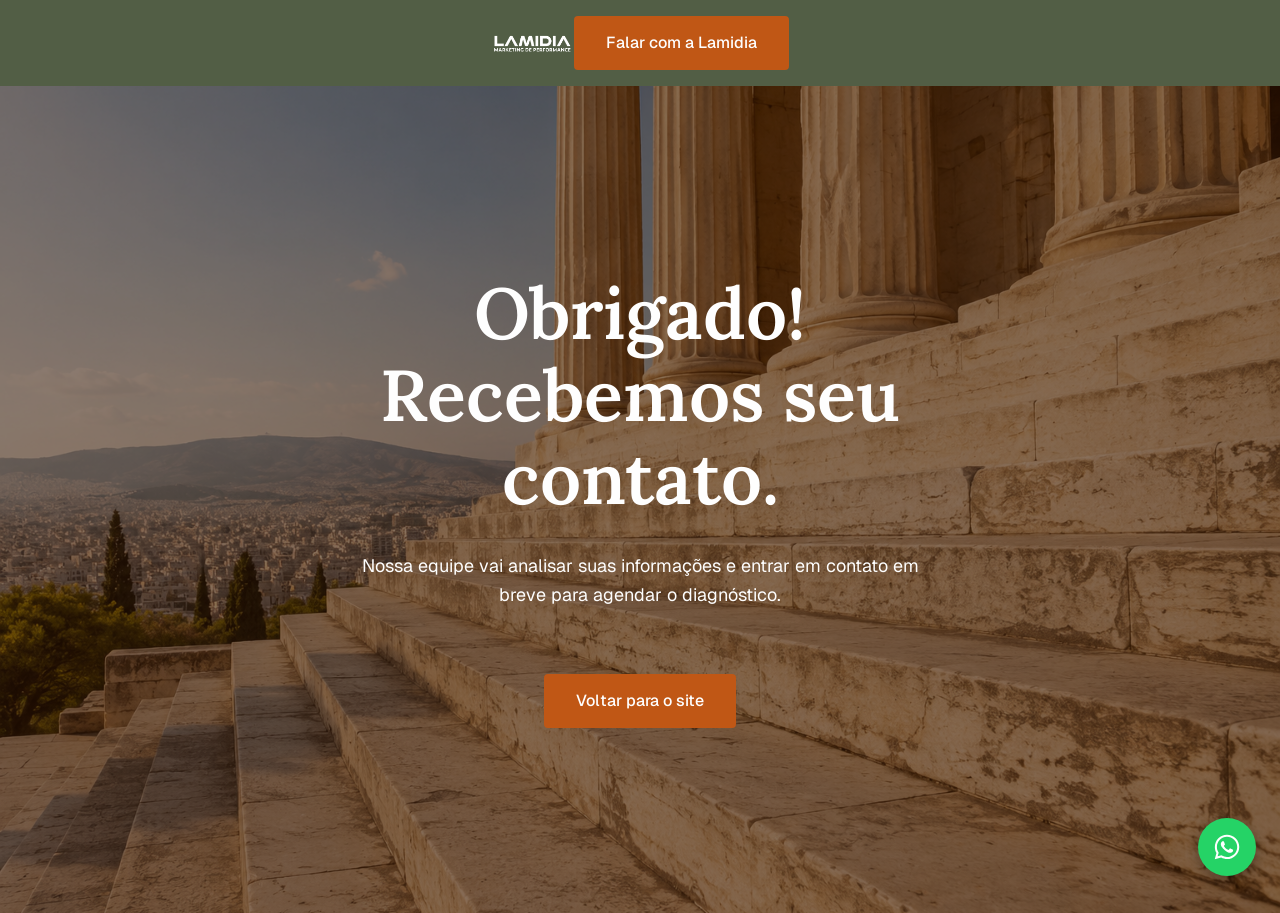
<file: obrigado.html>
<!doctype html>
<html lang="pt-BR">
<head>
  <meta charset="UTF-8">
  <meta name="viewport" content="width=device-width, initial-scale=1.0">
  <meta name="format-detection" content="telephone=no, date=no, address=no, email=no">
  <title>Obrigado! | Lamidia</title>
  <meta name="description" content="">
  <link rel="preconnect" href="https://fonts.googleapis.com">
  <link rel="preconnect" href="https://fonts.gstatic.com" crossorigin>
  <link href="https://fonts.googleapis.com/css2?family=Lora:ital,wght@0,400;0,500;0,600;0,700;1,400&family=Geist:wght@300;400;500&display=swap" rel="stylesheet">
  <link rel="stylesheet" href="style.css?v=2026-07-08-1">

  <!-- Meta Pixel Code -->
  <script>
  !function(f,b,e,v,n,t,s)
  {if(f.fbq)return;n=f.fbq=function(){n.callMethod?
  n.callMethod.apply(n,arguments):n.queue.push(arguments)};
  if(!f._fbq)f._fbq=n;n.push=n;n.loaded=!0;n.version='2.0';
  n.queue=[];t=b.createElement(e);t.async=!0;
  t.src=v;s=b.getElementsByTagName(e)[0];
  s.parentNode.insertBefore(t,s)}(window, document,'script',
  'https://connect.facebook.net/en_US/fbevents.js');
  fbq('init', '932511432680140');
  fbq('track', 'PageView');
  </script>
  <noscript><img height="1" width="1" style="display:none"
  src="https://www.facebook.com/tr?id=932511432680140&ev=PageView&noscript=1"
  /></noscript>
  <!-- End Meta Pixel Code -->
</head>
<body>

  <header class="site-header">
    <div class="container site-header__inner">
      <a href="index.html" class="site-header__logo">
        <img src="assets/img/Logotipo_lamidia/logo-lamidia-branco.png" alt="Lamidia">
      </a>
      <a href="index.html#contato" class="btn btn--cta">Falar com a Lamidia</a>
    </div>
  </header>

  <main>
    <section class="obrigado bg-texture">
      <div class="container obrigado__inner">
        <h1 class="obrigado__title">Obrigado! Recebemos seu contato.</h1>
        <p class="obrigado__lead p1">Nossa equipe vai analisar suas informações e entrar em contato em breve para agendar o diagnóstico.</p>
        <a href="index.html" class="btn btn--cta">Voltar para o site</a>
      </div>
    </section>
  </main>

  <a href="https://wa.me/5519991903509?text=Ol%C3%A1%2C%20vim%20do%20site%20da%20LAMIDIA%20e%20gostaria%20de%20conversar."
     class="whatsapp-float"
     target="_blank"
     rel="noopener noreferrer"
     aria-label="Conversar no WhatsApp">
    <svg viewBox="0 0 448 512" width="28" height="28" aria-hidden="true" focusable="false">
      <path fill="#FEFEFE" d="M380.9 97.1C339 55.1 283.2 32 223.9 32c-122.4 0-222 99.6-222 222 0 39.1 10.2 77.3 29.6 111L0 480l117.7-30.9c32.4 17.7 68.9 27 106.1 27h.1c122.3 0 224.1-99.6 224.1-222 0-59.3-25.2-115-67.1-157zm-157 341.6c-33.2 0-65.7-8.9-94-25.7l-6.7-4-69.8 18.3L72 359.2l-4.4-7c-18.5-29.4-28.2-63.3-28.2-98.2 0-101.7 82.8-184.5 184.6-184.5 49.3 0 95.6 19.2 130.4 54.1 34.8 34.9 56.2 81.2 56.1 130.5 0 101.8-84.9 184.6-186.6 184.6zm101.2-138.2c-5.5-2.8-32.8-16.2-37.9-18-5.1-1.9-8.8-2.8-12.5 2.8-3.7 5.6-14.3 18-17.6 21.8-3.2 3.7-6.5 4.2-12 1.4-32.6-16.3-54-29.1-75.5-66-5.7-9.8 5.7-9.1 16.3-30.3 1.8-3.7.9-6.9-.5-9.7-1.4-2.8-12.5-30.1-17.1-41.2-4.5-10.8-9.1-9.3-12.5-9.5-3.2-.2-6.9-.2-10.6-.2-3.7 0-9.7 1.4-14.8 6.9-5.1 5.6-19.4 19-19.4 46.3 0 27.3 19.9 53.7 22.6 57.4 2.8 3.7 39.1 59.7 94.8 83.8 35.2 15.2 49 16.5 66.6 13.9 10.7-1.6 32.8-13.4 37.4-26.4 4.6-13 4.6-24.1 3.2-26.4-1.3-2.5-5-3.9-10.5-6.7z"/>
    </svg>
  </a>

</body>
</html>
</file>
<file: style.css>
/* ==========================================================
   1. Reset / Base
   ========================================================== */
*,
*::before,
*::after {
  box-sizing: border-box;
  margin: 0;
  padding: 0;
}

html {
  scroll-behavior: smooth;
}

body {
  font-family: var(--font-body);
  font-size: var(--fs-p2);
  color: var(--color-text-body);
  background-color: var(--color-bg-light);
  line-height: 1.6;
  -webkit-font-smoothing: antialiased;
}

img {
  max-width: 100%;
  display: block;
}

a {
  color: inherit;
  text-decoration: none;
}

ul,
ol {
  list-style: none;
}

button {
  font: inherit;
  cursor: pointer;
  border: none;
  background: none;
}

input,
textarea {
  font: inherit;
  color: inherit;
}

/* ==========================================================
   2. Tokens
   ========================================================== */
:root {
  /* --- Paleta --- */
  --color-bg-light: #E7E0DA;      /* Cor 1 - fundo bege principal */
  --color-olive: #78714D;         /* Cor 2 - verde-oliva médio */
  --color-olive-dark: #525E45;    /* Cor 3 - verde-oliva escuro (seções de contraste) */
  --color-orange-light: #DD8B3A;  /* Cor 4 - laranja claro */
  --color-brown-red: #962D06;     /* Cor 5 - marrom-avermelhado */
  --color-orange-cta: #C05715;    /* Cor 6 - laranja queimado (botões CTA) */
  --color-black-brown: #2C1102;   /* Cor 7 - marrom quase preto */
  --color-cream: #F8F0E9;         /* Cor 8 - creme claro (fundo alternativo) */
  --color-red-accent: #DC3711;    /* Cor 9 - vermelho de destaque */
  --color-green-dark: #162910;    /* Cor 10 - verde escuro profundo */
  --color-brown-dark: #382008;    /* Cor 11 - marrom escuro */
  --color-white: #FEFEFE;         /* Cor 12 - branco */
  --color-black-olive: #252415;   /* Cor 13 - quase preto esverdeado */
  --color-olive-muted: #383516;   /* Cor 14 - verde-oliva acinzentado escuro */

  /* --- Papéis semânticos (derivados da paleta acima) --- */
  --color-text-body: var(--color-black-olive);
  --color-text-inverse: var(--color-white);
  --color-text-muted: var(--color-olive);
  --color-cta: var(--color-orange-cta);
  --color-cta-hover: var(--color-red-accent);
  --color-border: var(--color-olive);

  /* --- Tipografia --- */
  --font-heading: 'Lora', serif;
  --font-body: 'Geist', sans-serif;

  /* Desktop */
  --fs-h1: 4.5rem;    /* 72px */
  --fs-h2: 2.625rem;  /* 42px */
  --fs-h3: 2.375rem;  /* 38px */
  --fs-h4: 2.125rem;  /* 34px */
  --fs-h5: 1.75rem;   /* 28px */
  --fs-h6: 1.375rem;  /* 22px */
  --fs-p1: 1.125rem;  /* 18px */
  --fs-p2: 1rem;      /* 16px */
  --fs-p3: 0.875rem;  /* 14px */

  /* --- Layout --- */
  --container-width: 1200px;
  --container-padding: 1.5rem;

  /* --- Espaçamento --- */
  --space-xs: 0.5rem;
  --space-sm: 1rem;
  --space-md: 2rem;
  --space-lg: 4rem;
  --space-xl: 6rem;

  /* --- Outros --- */
  --radius-sm: 4px;
  --radius-md: 8px;
  --radius-pill: 999px;
}

/* ==========================================================
   3. Layout utilitário
   ========================================================== */
.container {
  width: 100%;
  max-width: var(--container-width);
  margin-inline: auto;
  padding-inline: var(--container-padding);
}

.section {
  padding-block: var(--space-xl);
}

.grid-2 {
  display: grid;
  grid-template-columns: 1fr 1fr;
  gap: var(--space-lg);
  align-items: center;
}

.text-center {
  text-align: center;
}

.eyebrow {
  font-family: var(--font-body);
  font-size: var(--fs-p3);
  letter-spacing: 0.08em;
  text-transform: uppercase;
  color: var(--color-text-muted);
}

.icon {
  width: 20px;
  height: 20px;
  flex-shrink: 0;
}

/* ==========================================================
   4. Tipografia
   ========================================================== */
h1, h2, h3, h4, h5, h6 {
  font-family: var(--font-heading);
  font-weight: 600;
  line-height: 1.15;
}

h1 { font-size: var(--fs-h1); }
h2 { font-size: var(--fs-h2); }
h3 { font-size: var(--fs-h3); }
h4 { font-size: var(--fs-h4); }
h5 { font-size: var(--fs-h5); }
h6 { font-size: var(--fs-h6); }

p { font-size: var(--fs-p2); }
p.p1 { font-size: var(--fs-p1); }
p.p3 { font-size: var(--fs-p3); }

.italic {
  font-style: italic;
}

/* ==========================================================
   5. Botão CTA
   ========================================================== */
.btn {
  display: inline-block;
  padding: 0.9rem 2rem;
  border-radius: var(--radius-sm);
  font-size: var(--fs-p2);
  font-weight: 500;
  text-align: center;
  transition: background-color 0.2s ease, transform 0.15s ease;
}

.btn--cta {
  background-color: var(--color-cta);
  color: var(--color-text-inverse);
}

.btn--cta:hover {
  background-color: var(--color-cta-hover);
  transform: translateY(-1px);
}

/* ==========================================================
   6. Backgrounds por seção (mapeados na paleta)
   ========================================================== */
.bg-bege     { background-color: var(--color-bg-light); color: var(--color-text-body); }
.bg-cream    { background-color: var(--color-cream); color: var(--color-text-body); }
.bg-olive-dark { background-color: var(--color-olive-dark); color: var(--color-text-inverse); }
.bg-black    { background-color: var(--color-black-brown); color: var(--color-text-inverse); }
.bg-black-olive { background-color: var(--color-black-olive); color: var(--color-text-inverse); }
.bg-orange   { background-color: var(--color-cta); color: var(--color-text-inverse); }

.bg-texture {
  background-color: var(--color-brown-dark);
  color: var(--color-text-inverse);
  background-size: cover;
  background-position: center;
  background-repeat: no-repeat;
  position: relative;
}

.bg-texture::before {
  content: '';
  position: absolute;
  inset: 0;
  background-color: rgba(44, 17, 2, 0.55); /* overlay sobre --color-black-brown */
  pointer-events: none;
}

.bg-texture > .container {
  position: relative;
  z-index: 1;
}

/* ==========================================================
   7. Header
   ========================================================== */
.site-header {
  padding-block: var(--space-sm);
  background-color: var(--color-olive-dark);
}

.site-header__inner {
  display: flex;
  align-items: center;
  justify-content: center;
}

.site-header__logo img {
  height: 24px;
  width: auto;
}

/* ==========================================================
   8. Seção 1 — Hero
   ========================================================== */
.hero {
  position: relative;
  padding-block: var(--space-lg);
  background-image: url('assets/img/bg-hero.png');
  background-size: cover;
  background-position: center;
  color: var(--color-text-inverse);
}

.hero::before {
  content: '';
  position: absolute;
  inset: 0;
  background-color: rgba(44, 17, 2, 0.6); /* overlay escuro sobre --color-black-brown */
}

.hero::after {
  content: '';
  position: absolute;
  inset: 0;
  /* escurece progressivamente em direção à faixa de features, reforçando o contraste */
  background: linear-gradient(to bottom, transparent 0%, rgba(0, 0, 0, 0.6) 100%);
  pointer-events: none;
}

.hero .container {
  position: relative;
  z-index: 1;
}

.hero__grid {
  display: grid;
  grid-template-columns: 1fr 1fr;
  gap: var(--space-lg);
  align-items: center;
  margin-bottom: var(--space-lg);
}

.hero__eyebrow {
  display: inline-flex;
  align-items: center;
  gap: 0.5rem;
  font-size: var(--fs-p3);
  font-weight: 500;
  letter-spacing: 0.05em;
  text-transform: uppercase;
  color: var(--color-orange-light);
  margin-bottom: var(--space-sm);
}

.hero__eyebrow .icon {
  width: 18px;
  height: 18px;
}

.hero__headline {
  font-size: 2.75rem; /* 44px — reduzido do H1 padrão (72px) para bater com o original */
  max-width: 620px;
  margin-bottom: var(--space-sm);
}

.hero__lead {
  max-width: 560px;
  margin-bottom: var(--space-sm);
}

.hero__recognition {
  max-width: 560px;
  margin-bottom: var(--space-md);
  color: var(--color-orange-cta);
  font-family: var(--font-heading);
  font-size: 1.4625rem;
  font-weight: 600;
  line-height: 1.15;
  white-space: nowrap;
}

.text-accent {
  color: var(--color-orange-cta);
  font-weight: 600;
}

.hero__scarcity {
  display: flex;
  align-items: center;
  gap: var(--space-sm);
  width: min(100%, 430px);
  background-color: rgba(248, 240, 233, 0.12);
  border: 1px solid rgba(248, 240, 233, 0.25);
  border-radius: var(--radius-md);
  padding: 0.75rem 1rem;
  margin-bottom: var(--space-md);
}

.hero__scarcity .icon {
  width: 28px;
  height: 28px;
  flex-shrink: 0;
}

.hero__scarcity p {
  margin: 0;
}

.hero__form {
  display: flex;
  gap: var(--space-sm);
  width: min(100%, 430px);
}

.hero__form .btn--cta {
  width: 100%;
}

.hero__video {
  position: relative;
  border-radius: var(--radius-md);
  overflow: hidden;
}

.hero__video-thumb {
  width: 100%;
  aspect-ratio: 16 / 9;
  object-fit: cover;
}

.hero__video-overlay {
  position: absolute;
  inset: 0;
  background-color: rgba(44, 17, 2, 0.35);
}

.hero__video-play {
  position: absolute;
  top: 50%;
  left: 50%;
  transform: translate(-50%, -50%);
  width: 64px;
  height: 64px;
  padding: 0;
  aspect-ratio: 1;
  border-radius: 50%;
  background-color: rgba(254, 254, 254, 0.9);
  color: var(--color-black-brown);
  opacity: 0.3;
  display: flex;
  align-items: center;
  justify-content: center;
  transition: background-color 0.2s ease, opacity 0.2s ease, transform 0.2s ease;
}

.hero__video-play:hover {
  background-color: var(--color-white);
  opacity: 0.6;
  transform: translate(-50%, -50%) scale(1.05);
}

.hero__video-play svg {
  width: 28px;
  height: 28px;
}

.hero__features {
  display: grid;
  grid-template-columns: repeat(3, 1fr);
  gap: var(--space-md);
  padding-top: var(--space-md);
  border-top: 1px solid rgba(254, 254, 254, 0.15);
}

.hero__feature .icon {
  width: 28px;
  height: 28px;
  color: var(--color-orange-light);
  margin-bottom: var(--space-xs);
}

.hero__feature h6 {
  margin-bottom: 0.35rem;
}

.hero__feature p {
  color: rgba(254, 254, 254, 0.75);
}

/* ==========================================================
   9. Seção 2 — Diagnóstico
   ========================================================== */
.diagnostico {
  background-color: var(--color-cream);
}

.diagnostico__eyebrow {
  display: flex;
  flex-direction: column;
  gap: 0.15rem;
  font-weight: 700;
  font-size: var(--fs-p1);
  margin-bottom: var(--space-sm);
}

.diagnostico__eyebrow-line--dark {
  color: var(--color-black-olive);
}

.diagnostico__eyebrow-line--accent {
  color: var(--color-orange-cta);
}

.diagnostico__headline {
  max-width: 760px;
  margin-bottom: var(--space-lg);
}

.diagnostico__cards {
  display: grid;
  grid-template-columns: 1fr 1fr;
  gap: var(--space-md);
  margin-bottom: var(--space-lg);
}

.diagnostico__card {
  display: flex;
  gap: var(--space-sm);
  align-items: flex-start;
  background-color: var(--color-bg-light);
  border-radius: var(--radius-md);
  padding: var(--space-md);
}

.diagnostico__card-icon {
  width: 32px;
  height: 32px;
  flex-shrink: 0;
  color: var(--color-orange-cta);
}

.diagnostico__card-title {
  font-weight: 700;
  margin-bottom: 0.5rem;
}

.diagnostico__card-text {
  color: var(--color-text-muted);
}

.diagnostico__highlight {
  display: flex;
  align-items: center;
  gap: var(--space-md);
  margin-bottom: var(--space-lg);
}

.diagnostico__highlight-line {
  flex: 1;
  height: 1px;
  background-color: var(--color-olive);
}

.diagnostico__highlight-text {
  flex-shrink: 0;
  font-family: var(--font-heading);
  font-size: var(--fs-h5);
  text-align: center;
  color: var(--color-black-olive);
}

.diagnostico__features {
  display: grid;
  grid-template-columns: repeat(3, 1fr);
  text-align: center;
}

.diagnostico__feature {
  padding-inline: var(--space-md);
}

.diagnostico__feature + .diagnostico__feature {
  border-left: 1px solid var(--color-olive);
}

.diagnostico__feature .icon {
  width: 32px;
  height: 32px;
  color: var(--color-orange-cta);
  margin-inline: auto;
  margin-bottom: var(--space-xs);
}

.diagnostico__feature h6 {
  margin-bottom: 0.25rem;
}

.diagnostico__feature p {
  margin-bottom: 0.35rem;
}

.diagnostico__feature-sub {
  display: inline-block;
  font-size: var(--fs-p3);
  color: var(--color-text-muted);
}

/* ==========================================================
   10. Seção 3 — Transição
   ========================================================== */
.transicao {
  background-color: var(--color-olive-dark);
  color: var(--color-text-inverse);
}

.transicao__badge {
  width: fit-content;
  margin-inline: auto;
  margin-bottom: var(--space-lg);
  background-color: var(--color-black-olive);
  border-radius: var(--radius-pill);
  padding: 0.6rem 1.75rem;
}

.transicao__badge p {
  font-family: var(--font-heading);
  font-size: var(--fs-h6);
  margin: 0;
}

.transicao__grid {
  display: grid;
  grid-template-columns: auto 1fr 1fr;
  align-items: center;
  gap: var(--space-lg);
  margin-bottom: var(--space-lg);
}

.transicao__icon {
  width: 72px;
  height: 72px;
  border-radius: 50%;
  background-color: var(--color-black-olive);
  display: flex;
  align-items: center;
  justify-content: center;
  flex-shrink: 0;
}

.transicao__icon .icon {
  width: 32px;
  height: 32px;
  color: var(--color-white);
}

.transicao__col {
  padding-left: var(--space-lg);
  border-left: 1px dotted rgba(254, 254, 254, 0.35);
}

.transicao__col-title {
  font-weight: 700;
  margin-bottom: var(--space-xs);
}

.transicao__col-text {
  color: rgba(254, 254, 254, 0.75);
}

.transicao__banner {
  display: flex;
  align-items: center;
  gap: var(--space-md);
  background-color: var(--color-black-olive);
  border-radius: var(--radius-md);
  padding: var(--space-md) var(--space-lg);
}

.transicao__banner-icon {
  width: 28px;
  height: 28px;
  color: var(--color-orange-cta);
  flex-shrink: 0;
}

.transicao__banner-divider {
  width: 1px;
  align-self: stretch;
  border-left: 1px dotted rgba(254, 254, 254, 0.35);
  flex-shrink: 0;
}

.transicao__banner-text {
  font-family: var(--font-heading);
  font-size: var(--fs-h6);
  font-weight: 700;
  text-transform: uppercase;
  margin: 0;
}

.transicao__banner-text span {
  display: block;
}

.transicao__banner-text .text-accent {
  font-weight: 700;
}

/* ==========================================================
   11. Seção 4 / 7 — Citação
   ========================================================== */
.citacao {
  background-color: var(--color-black-brown);
  color: var(--color-text-inverse);
  text-align: center;
}

.citacao--parallax {
  position: relative;
  overflow: hidden;
  min-height: 65vh;
  display: flex;
  align-items: center;
  justify-content: center;
}

.citacao__parallax-bg {
  position: absolute;
  top: -320px;
  bottom: -320px;
  left: 0;
  right: 0;
  background-image: url('assets/img/bg-parallax-arquitetura.jpg');
  background-size: cover;
  background-position: center;
  will-change: transform;
  z-index: 0;
}

.citacao__parallax-bg--hero {
  background-image: url('assets/img/bg-hero.png');
}

.citacao__overlay {
  position: absolute;
  inset: 0;
  background-color: rgba(44, 17, 2, 0.65); /* overlay escuro sobre --color-black-brown, para legibilidade */
  z-index: 1;
}

.citacao--parallax .container {
  position: relative;
  z-index: 2;
}

.citacao__text {
  font-family: var(--font-heading);
  font-style: italic;
  font-weight: 400;
  font-size: var(--fs-h4);
  max-width: 800px;
  margin-inline: auto;
  margin-bottom: var(--space-sm);
}

.citacao__attribution {
  font-size: var(--fs-p3);
  color: var(--color-text-muted);
}

.citacao--parallax .citacao__attribution {
  font-style: italic;
  color: var(--color-white);
}

.citacao__quote-divider {
  display: block;
  width: 48px;
  height: 1px;
  margin: 0 auto var(--space-sm);
  background-color: rgba(254, 254, 254, 0.4);
}

/* ==========================================================
   12. Seção 5 — Carta ao mercado
   ========================================================== */
.carta {
  position: relative;
  overflow: hidden;
  background-color: var(--color-black-olive);
  color: var(--color-text-inverse);
}

.carta::before {
  content: '';
  position: absolute;
  top: 0;
  bottom: 0;
  right: 0;
  width: 40%;
  background-image: url('assets/img/bg-carta-mercado.png');
  background-size: cover;
  background-position: center;
  opacity: 0.2;
  mask-image: radial-gradient(ellipse at center, black 40%, transparent 80%);
  -webkit-mask-image: radial-gradient(ellipse at center, black 40%, transparent 80%);
  pointer-events: none;
  z-index: 0;
}

.carta .container {
  position: relative;
  z-index: 1;
}

.carta__intro {
  max-width: 720px;
}

.carta__intro > * + * {
  margin-top: var(--space-md);
}

.carta__final-grid {
  display: grid;
  grid-template-columns: 1.3fr 1fr;
  gap: var(--space-xs);
  align-items: center;
  margin-top: var(--space-lg);
}

.carta__final-text > * + * {
  margin-top: var(--space-md);
}

.carta__title-row {
  display: flex;
  align-items: center;
  gap: var(--space-sm);
}

.carta__quote-icon {
  width: 32px;
  height: 32px;
  flex-shrink: 0;
  color: var(--color-orange-cta);
}

.carta__title-row h2 {
  margin: 0;
  color: var(--color-white);
}

.carta__divider {
  border: none;
  border-top: 1px solid rgba(254, 254, 254, 0.25);
}

.carta__list {
  margin-top: var(--space-sm);
}

.carta__list li {
  position: relative;
  padding-left: 1.25rem;
  margin-bottom: var(--space-xs);
}

.carta__list li::before {
  content: '';
  position: absolute;
  left: 2px;
  top: 0.55em;
  width: 6px;
  height: 6px;
  border-radius: 50%;
  background-color: var(--color-orange-cta);
}

.carta__cadence p + p {
  margin-top: 0;
}

.carta__highlight {
  background-color: var(--color-olive-muted);
  border-radius: var(--radius-md);
  padding: var(--space-md) var(--space-sm);
  text-align: center;
}

.carta__highlight p {
  font-family: var(--font-heading);
  font-size: var(--fs-p1);
  margin: 0;
}

.carta__book img {
  border-radius: var(--radius-md);
}

.carta__cta {
  margin-top: var(--space-md);
}

/* ==========================================================
   13. Seção 6 — Processo em 5 etapas
   ========================================================== */
.processo {
  background-color: var(--color-cream);
}

.processo__intro {
  display: grid;
  grid-template-columns: 1.2fr 1fr;
  gap: var(--space-lg);
  align-items: center;
  margin-bottom: var(--space-xl);
}

.processo__badge {
  display: inline-block;
  font-size: var(--fs-p3);
  font-weight: 700;
  letter-spacing: 0.05em;
  text-transform: uppercase;
  color: var(--color-orange-cta);
  margin-bottom: var(--space-sm);
}

.processo__intro-text .processo__headline {
  margin-bottom: var(--space-sm);
}

.processo__subtext {
  color: var(--color-text-muted);
  font-weight: 400;
}

.processo__card {
  position: relative;
  overflow: hidden;
  border-radius: var(--radius-md);
  padding: var(--space-lg) var(--space-md);
  background-image: url('assets/img/bg-formulario.png');
  background-size: cover;
  background-position: center;
  color: var(--color-text-inverse);
}

.processo__card::before {
  content: '';
  position: absolute;
  inset: 0;
  background-color: rgba(44, 17, 2, 0.6);
  pointer-events: none;
}

.processo__card > * {
  position: relative;
  z-index: 1;
}

.processo__card-icon {
  width: 36px;
  height: 36px;
  color: var(--color-orange-cta);
  margin-bottom: var(--space-sm);
}

.processo__card-title {
  color: var(--color-white);
  margin-bottom: var(--space-sm);
}

.processo__card-text {
  color: rgba(254, 254, 254, 0.85);
  margin-bottom: var(--space-md);
}

.processo__card .btn--cta {
  display: block;
  width: 100%;
  text-align: center;
}

.processo__headline {
  max-width: 700px;
  margin-bottom: var(--space-lg);
}

.processo__steps {
  position: relative;
  padding-left: 3rem;
  margin-bottom: var(--space-lg);
}

.processo__steps::before {
  content: '';
  position: absolute;
  left: 1rem;
  top: 0.5rem;
  bottom: 0.5rem;
  border-left: 2px dotted var(--color-olive);
}

.processo__step {
  position: relative;
  padding-bottom: var(--space-lg);
}

.processo__step:last-child {
  padding-bottom: 0;
}

.processo__step:not(:last-child) {
  border-bottom: 1px solid rgba(37, 36, 21, 0.12);
}

.processo__step-number {
  position: absolute;
  left: -3rem;
  top: 0;
  width: 2rem;
  height: 2rem;
  border-radius: 50%;
  background-color: var(--color-olive-dark);
  color: var(--color-text-inverse);
  font-family: var(--font-heading);
  font-size: var(--fs-p3);
  display: flex;
  align-items: center;
  justify-content: center;
}

.processo__step-body {
  display: flex;
  align-items: flex-start;
  gap: var(--space-sm);
}

.processo__step-icon {
  width: 56px;
  height: 56px;
  border-radius: 50%;
  background-color: var(--color-bg-light);
  display: flex;
  align-items: center;
  justify-content: center;
  flex-shrink: 0;
}

.processo__step-icon svg {
  width: 26px;
  height: 26px;
  color: var(--color-orange-cta);
}

.processo__step-content {
  flex: 1;
}

.processo__step-title {
  margin-bottom: var(--space-xs);
}

.processo__step-text {
  color: var(--color-text-muted);
}

.processo__guarantee {
  background-color: var(--color-black-olive);
  color: var(--color-text-inverse);
  border-radius: var(--radius-md);
  padding: 2rem 1.5rem;
  margin-bottom: 1.125rem;
}

.processo__guarantee-row {
  display: flex;
  align-items: center;
  gap: var(--space-md);
}

.processo__guarantee-header {
  flex-shrink: 0;
}

.processo__guarantee-header h3 {
  display: inline-block;
  font-size: 2rem; /* reduzido de --fs-h3 (38px) para ~32px */
  color: var(--color-white);
  padding-bottom: var(--space-xs);
  border-bottom: 2px solid var(--color-orange-cta);
  margin: 0;
}

.processo__guarantee-grid {
  display: grid;
  grid-template-columns: repeat(4, 1fr);
  gap: var(--space-sm);
  align-items: center;
  flex: 1;
}

.processo__guarantee-item {
  padding-inline: var(--space-sm);
  text-align: center;
}

.processo__guarantee-item + .processo__guarantee-item {
  border-left: 1px dotted rgba(254, 254, 254, 0.3);
}

.processo__guarantee-icon {
  width: 40px;
  height: 40px;
  border-radius: 50%;
  background-color: var(--color-olive-dark);
  display: flex;
  align-items: center;
  justify-content: center;
  margin-inline: auto;
  margin-bottom: var(--space-sm);
}

.processo__guarantee-icon svg {
  width: 18px;
  height: 18px;
  color: var(--color-white);
}

.processo__guarantee-item p {
  font-size: 0.75rem; /* reduzido de --fs-p3 (14px) para 12px */
  color: rgba(254, 254, 254, 0.85);
}

.processo__final-banner {
  background-color: var(--color-olive-muted);
  border-radius: var(--radius-md);
  padding: 2rem var(--space-md);
  text-align: center;
}

.processo__final-text {
  font-family: var(--font-heading);
  font-size: var(--fs-h6);
  color: var(--color-text-inverse);
  margin-bottom: var(--space-md);
}

.processo__final-text > span {
  display: block;
}

.processo__final-cta {
  background-color: var(--color-brown-red);
}

.processo__final-cta:hover {
  background-color: var(--color-red-accent);
}

/* ==========================================================
   14. Seção 8 — Case ResidentPRO
   ========================================================== */
.case {
  background-color: var(--color-cream);
}

.case__seal {
  display: inline-block;
  font-size: var(--fs-p3);
  text-transform: uppercase;
  letter-spacing: 0.06em;
  background-color: var(--color-olive-dark);
  color: var(--color-text-inverse);
  padding: 0.4rem 1rem;
  border-radius: var(--radius-pill);
  margin-bottom: var(--space-md);
}

.case__headline {
  max-width: 700px;
  margin-bottom: var(--space-lg);
}

.case__tabs {
  display: flex;
  gap: var(--space-sm);
  border-bottom: 1px solid var(--color-border);
  margin-bottom: var(--space-lg);
}

.case__tab {
  padding: 0.75rem 1.5rem;
  margin-bottom: -1px;
  font-family: var(--font-heading);
  font-weight: 600;
  font-size: var(--fs-p1);
  color: var(--color-text-muted);
  border-bottom: 2px solid transparent;
  transition: color 0.2s ease, border-color 0.2s ease;
}

.case__tab:hover {
  color: var(--color-black-olive);
}

.case__tab.is-active {
  color: var(--color-brown-red);
  border-bottom-color: var(--color-brown-red);
}

.case__grid {
  display: grid;
  grid-template-columns: 1fr 1fr;
  gap: var(--space-lg);
  align-items: start;
  margin-bottom: var(--space-lg);
}

/* altura de referência fixa, igual nos 3 cases, para a imagem ficar
   visualmente do mesmo tamanho independente do texto de cada case */
.case__right {
  height: 900px;
}

.case__image {
  width: 100%;
  height: 100%;
  object-fit: contain;
  object-position: right center;
}

.case__timeline {
  position: relative;
  padding-left: 3rem;
}

.case__timeline::before {
  content: '';
  position: absolute;
  left: 1rem;
  top: 0.5rem;
  bottom: 0.5rem;
  width: 2px;
  background-color: var(--color-olive);
}

.case__timeline-item {
  position: relative;
  padding-bottom: var(--space-lg);
}

.case__timeline-item:last-child {
  padding-bottom: 0;
}

.case__timeline-number {
  position: absolute;
  left: -3rem;
  top: 0;
  width: 2rem;
  height: 2rem;
  border-radius: 50%;
  background-color: var(--color-brown-red);
  color: var(--color-text-inverse);
  font-family: var(--font-heading);
  font-size: var(--fs-p3);
  display: flex;
  align-items: center;
  justify-content: center;
}

.case__timeline-content h4 {
  margin-bottom: var(--space-xs);
}

.case__timeline-content p + p {
  margin-top: var(--space-xs);
}

.case__closing {
  background-color: var(--color-bg-light);
  border-radius: var(--radius-md);
  padding: var(--space-lg);
  margin-bottom: var(--space-md);
  text-align: center;
}

.case__quote-icon {
  display: block;
  width: 40px;
  height: 40px;
  margin: 0 auto var(--space-md);
  color: var(--color-orange-cta);
}

.case__quote {
  font-family: var(--font-body);
  font-style: normal;
  font-weight: 400;
  font-size: var(--fs-p1);
  color: var(--color-text-body);
  margin: 0;
}

.case__cta {
  display: block;
  width: 100%;
  text-align: center;
  background-color: var(--color-brown-red);
  color: var(--color-white);
  padding: 1rem;
  border-radius: var(--radius-sm);
  font-weight: 500;
  transition: background-color 0.2s ease;
}

.case__cta:hover {
  background-color: var(--color-red-accent);
}

/* ==========================================================
   15. Seção 9 — Qualificação negativa
   ========================================================== */
.qualificacao {
  background-color: var(--color-black-olive);
  color: var(--color-text-inverse);
}

.qualificacao__intro {
  position: relative;
  margin-bottom: var(--space-lg);
}

.qualificacao__intro-bg {
  position: absolute;
  top: 0;
  right: 0;
  height: 100%;
  width: 58%;
  min-height: 240px;
  object-fit: contain;
  object-position: top right;
  opacity: 0.8;
  mix-blend-mode: multiply;
  pointer-events: none;
  z-index: 0;
}

.qualificacao__intro-vignette {
  position: absolute;
  top: 0;
  right: 0;
  height: 100%;
  width: 58%;
  min-height: 240px;
  background: radial-gradient(ellipse at center, transparent 30%, var(--color-black-olive) 75%);
  pointer-events: none;
  z-index: 1;
}

.qualificacao__intro-content {
  position: relative;
  z-index: 2;
  max-width: 700px;
}

.qualificacao__badge {
  display: inline-block;
  font-size: var(--fs-p3);
  font-weight: 700;
  letter-spacing: 0.05em;
  text-transform: uppercase;
  color: var(--color-orange-cta);
  margin-bottom: var(--space-sm);
}

.qualificacao__intro-content p {
  color: rgba(254, 254, 254, 0.85);
  margin-bottom: var(--space-sm);
}

.qualificacao__intro-emphasis {
  font-weight: 700;
  color: var(--color-white);
}

.qualificacao__headline {
  max-width: 700px;
  margin-top: 4rem;
  margin-bottom: 0;
}

.qualificacao__headline-white {
  color: var(--color-white);
}

.qualificacao__list {
  margin-bottom: var(--space-lg);
}

.qualificacao__item {
  display: flex;
  gap: var(--space-sm);
  align-items: center;
  padding-block: var(--space-md);
  border-bottom: 1px solid rgba(254, 254, 254, 0.15);
}

.qualificacao__item:last-child {
  border-bottom: none;
}

.qualificacao__item-icon {
  flex-shrink: 0;
  width: 48px;
  height: 48px;
  border-radius: 50%;
  background-color: var(--color-olive);
  display: flex;
  align-items: center;
  justify-content: center;
}

.qualificacao__item-icon svg {
  width: 22px;
  height: 22px;
  color: var(--color-white);
}

.qualificacao__item-divider {
  align-self: stretch;
  width: 1px;
  flex-shrink: 0;
  border-left: 1px dotted rgba(254, 254, 254, 0.35);
}

.qualificacao__item-text {
  flex: 1;
  color: rgba(254, 254, 254, 0.85);
}

.qualificacao__banner {
  display: flex;
  align-items: flex-start;
  gap: var(--space-sm);
  background-color: var(--color-olive-dark);
  padding: var(--space-md) var(--space-lg);
  border-radius: var(--radius-md);
}

.qualificacao__banner-icon {
  width: 40px;
  height: 40px;
  color: var(--color-orange-cta);
  flex-shrink: 0;
}

.qualificacao__banner-divider {
  align-self: stretch;
  width: 1px;
  flex-shrink: 0;
  border-left: 1px dotted rgba(254, 254, 254, 0.35);
}

.qualificacao__banner-content {
  flex: 1;
}

.qualificacao__banner-text {
  font-family: var(--font-heading);
  font-weight: 700;
  text-transform: uppercase;
  font-size: var(--fs-h6);
  margin: 0 0 var(--space-sm);
}

.qualificacao__banner-text > span {
  display: block;
}

.qualificacao__banner-divider-h {
  border: none;
  border-top: 1px dotted rgba(254, 254, 254, 0.35);
  margin-bottom: var(--space-sm);
}

.qualificacao__banner-footer {
  font-weight: 700;
  margin: 0;
}

/* ==========================================================
   16. Seção 10 — Logos de clientes
   ========================================================== */
.logos {
  background-color: #14130d; /* verde quase preto, mais escuro que qualquer tom da paleta — uso pontual */
  padding-block: 0;
}

.logos__marquee {
  box-sizing: border-box;
  height: 150px;
  padding-block: 0;
  overflow: hidden;
  width: 100%;
}

.logos__track {
  display: flex;
  height: 100%;
  width: max-content;
  animation: logos-scroll 80s linear infinite;
}

.logos__marquee:hover .logos__track {
  animation-play-state: paused;
}

.logos__set {
  display: flex;
  align-items: center;
  height: 100%;
  gap: 4px;
  flex-shrink: 0;
  padding-right: 4px;
}

.logos__set img {
  height: 100%;
  width: auto;
  flex-shrink: 0;
  object-fit: contain;
  filter: grayscale(100%) brightness(1.6);
  opacity: 0.7;
  transition: opacity 0.2s ease, filter 0.2s ease;
}

.logos__set img:hover {
  filter: none;
  opacity: 1;
}

@keyframes logos-scroll {
  from {
    transform: translateX(0);
  }
  to {
    transform: translateX(-50%);
  }
}

/* ==========================================================
   17. Seção 11 — FAQ
   ========================================================== */
.faq {
  background-color: var(--color-bg-light);
}

.faq__intro {
  position: relative;
  margin-bottom: var(--space-lg);
}

.faq__intro-bg {
  position: absolute;
  top: 0;
  right: 0;
  height: 100%;
  width: 45%;
  min-height: 200px;
  object-fit: contain;
  object-position: top right;
  opacity: 0.2;
  mix-blend-mode: multiply;
  pointer-events: none;
  z-index: 0;
}

.faq__intro-vignette {
  position: absolute;
  top: 0;
  right: 0;
  height: 100%;
  width: 45%;
  min-height: 200px;
  background: radial-gradient(ellipse at center, transparent 30%, var(--color-bg-light) 75%);
  pointer-events: none;
  z-index: 1;
}

.faq__intro-content {
  position: relative;
  z-index: 2;
  max-width: 700px;
}

.faq__headline {
  margin-bottom: var(--space-md);
}

.faq__lead {
  border-left: 2px solid var(--color-border);
  padding-left: var(--space-sm);
  color: var(--color-text-muted);
}

.faq__list {
  border-top: 1px solid var(--color-border);
}

.faq__item {
  border-bottom: 1px solid var(--color-border);
}

.faq__question {
  width: 100%;
  display: flex;
  align-items: center;
  justify-content: space-between;
  gap: var(--space-sm);
  padding-block: var(--space-sm);
  text-align: left;
  font-family: var(--font-heading);
  font-size: var(--fs-h6);
  color: var(--color-black-olive);
}

.faq__question > span:first-child {
  transition: color 0.2s ease;
}

.faq__question:hover > span:first-child {
  color: var(--color-orange-cta);
}

.faq__icon {
  flex-shrink: 0;
  color: var(--color-orange-cta);
  font-size: var(--fs-h5);
  transition: transform 0.2s ease;
}

.faq__item[data-open="true"] .faq__icon {
  transform: rotate(45deg);
}

.faq__answer {
  overflow: hidden;
  max-height: 0;
  transition: max-height 0.25s ease;
}

.faq__answer p {
  padding-bottom: var(--space-sm);
  color: var(--color-text-muted);
}

.faq__answer p.faq__answer-lead {
  font-weight: 700;
  color: var(--color-orange-cta);
}

/* Reforço contra o "format detection" automático do iOS/Android, que
   transforma números (telefone, data etc.) em links azuis sublinhados
   mesmo sem <a> no HTML original. */
.faq__answer a,
.faq__answer {
  color: inherit !important;
  text-decoration: none;
}

/* ==========================================================
   18. Rodapé — Contato final
   ========================================================== */
.contato-final {
  background-image: url('assets/img/bg-formulario.png');
  text-align: center;
}

.contato-final__logo {
  height: 48px;
  width: auto;
  margin-inline: auto;
  margin-bottom: var(--space-md);
}

.contato-final__headline {
  max-width: 640px;
  margin-inline: auto;
  margin-bottom: var(--space-md);
}

.contato-final__lead {
  max-width: 560px;
  margin-inline: auto;
  color: var(--color-text-inverse);
}

.contato-final__highlight {
  max-width: 560px;
  margin: var(--space-md) auto 0;
  font-weight: 700;
  color: var(--color-text-inverse);
}

.contato-final__vagas {
  margin-top: var(--space-md);
  color: rgba(254, 254, 254, 0.7);
}

.contato-final__progress {
  max-width: 280px;
  height: 6px;
  margin: 0.6rem auto var(--space-lg);
  border-radius: var(--radius-pill);
  background-color: rgba(254, 254, 254, 0.15);
  overflow: hidden;
}

.contato-final__progress-fill {
  width: 66.6%;
  height: 100%;
  background-color: var(--color-orange-cta);
  border-radius: var(--radius-pill);
}

.contato-final__form {
  max-width: 560px;
  margin-inline: auto;
  display: grid;
  gap: var(--space-sm);
  text-align: left;
  margin-bottom: var(--space-md);
  padding: var(--space-lg) var(--space-md);
  background-color: rgba(22, 41, 16, 0.2);
  border: 1px solid rgba(255, 255, 255, 0.1);
  border-radius: var(--radius-md);
  backdrop-filter: blur(10px);
  -webkit-backdrop-filter: blur(10px);
}

.contato-final__field {
  display: flex;
  flex-direction: column;
  gap: 0.35rem;
}

.contato-final__field label {
  font-size: var(--fs-p3);
}

.contato-final__field input,
.contato-final__field select,
.contato-final__field textarea {
  padding: 0.9rem 1.2rem;
  border-radius: var(--radius-sm);
  border: none;
  background-color: var(--color-white);
  color: var(--color-black-olive);
}

.contato-final__field select {
  cursor: pointer;
}

.contato-final__submit {
  width: 100%;
}

.contato-final__status {
  margin-top: var(--space-sm);
  font-size: var(--fs-p3);
  color: var(--color-orange-light);
  text-align: center;
}

.contato-final__microtext {
  font-size: var(--fs-p3);
  color: var(--color-text-muted);
}

/* ==========================================================
   19. Página — Obrigado
   ========================================================== */
.obrigado {
  background-image: url('assets/img/bg-formulario.png');
  min-height: calc(100vh - 73px);
  display: flex;
  align-items: center;
  text-align: center;
}

.obrigado__inner {
  max-width: 640px;
}

.obrigado__title {
  margin-bottom: var(--space-md);
}

.obrigado__lead {
  color: var(--color-text-inverse);
  margin-bottom: var(--space-lg);
}

/* ==========================================================
   20. Botão flutuante — WhatsApp
   ========================================================== */
.whatsapp-float {
  position: fixed;
  bottom: 24px;
  right: 24px;
  width: 58px;
  height: 58px;
  display: flex;
  align-items: center;
  justify-content: center;
  border-radius: var(--radius-pill);
  background-color: #25D366;
  box-shadow: 0 4px 14px rgba(0, 0, 0, 0.35);
  z-index: 999;
  animation: whatsapp-pulse 3.5s ease-in-out infinite;
  transition: transform 0.2s ease, background-color 0.2s ease;
}

.whatsapp-float:hover {
  transform: scale(1.1);
  background-color: #1EBE5A;
  animation-play-state: paused;
}

@keyframes whatsapp-pulse {
  0%, 100% { transform: scale(1); }
  50% { transform: scale(1.05); }
}

/* ==========================================================
   21. Responsividade — Mobile (~768px)
   ========================================================== */
@media (max-width: 768px) {
  :root {
    --container-padding: 1rem;
    --space-xl: 3rem;
    --space-lg: 2rem;

    /* Cabeçalhos reduzidos ~40-50% */
    --fs-h1: 2.375rem;  /* 38px */
    --fs-h2: 1.5rem;    /* 24px */
    --fs-h3: 1.375rem;  /* 22px */
    --fs-h4: 1.25rem;   /* 20px */
    --fs-h5: 1.125rem;  /* 18px */
    --fs-h6: 1rem;      /* 16px */
  }

  .citacao--parallax {
    min-height: 50vh;
  }

  .qualificacao__intro-bg,
  .qualificacao__intro-vignette {
    display: none;
  }

  .qualificacao__intro-content {
    max-width: 100%;
  }

  .faq__intro-bg,
  .faq__intro-vignette {
    display: none;
  }

  .faq__intro-content {
    max-width: 100%;
  }

  .grid-2,
  .transicao__grid,
  .carta__final-grid,
  .processo__intro,
  .case__grid {
    grid-template-columns: 1fr;
  }

  .case__right {
    height: auto;
  }

  .case__image {
    height: auto;
    object-position: center;
  }

  .case__tabs {
    gap: 0;
    overflow-x: auto;
  }

  .case__tab {
    padding: 0.75rem 1rem;
    font-size: var(--fs-p2);
    white-space: nowrap;
  }

  .case__timeline {
    padding-left: 2.5rem;
  }

  .case__timeline-number {
    left: -2.5rem;
  }

  .case__closing {
    padding: var(--space-md);
  }

  .case__quote-icon {
    width: 32px;
    height: 32px;
  }

  .carta__book {
    order: 2;
    max-width: 250px;
    margin-inline: auto;
    margin-top: 0.25rem;
  }

  .carta__final-grid {
    row-gap: 0.75rem;
  }

  .carta__final-text {
    display: contents;
  }

  .carta__cta {
    order: 3;
    justify-self: center;
    width: min(100%, 360px);
    margin: 0.25rem auto 0;
  }

  .carta__cta .btn {
    width: 100%;
  }

  .carta::before {
    display: none;
  }

  .diagnostico__cards {
    grid-template-columns: 1fr;
  }

  .processo__guarantee-row {
    flex-direction: column;
    align-items: flex-start;
    gap: var(--space-md);
  }

  .processo__guarantee-grid {
    grid-template-columns: repeat(2, 1fr);
    gap: var(--space-md);
    width: 100%;
  }

  .processo__guarantee-item {
    padding-inline: 0;
  }

  .processo__guarantee-item + .processo__guarantee-item {
    border-left: none;
  }

  .transicao__grid {
    justify-items: center;
    text-align: center;
    gap: var(--space-md);
  }

  .transicao__icon {
    margin-inline: auto;
  }

  .transicao__col {
    padding-left: 0;
    padding-top: var(--space-md);
    border-left: none;
    border-top: 1px dotted rgba(254, 254, 254, 0.35);
    width: 100%;
  }

  .transicao__banner {
    flex-direction: column;
    text-align: center;
    gap: var(--space-sm);
  }

  .transicao__banner-divider {
    width: 32px;
    height: 1px;
    align-self: center;
    border-left: none;
    border-top: 1px dotted rgba(254, 254, 254, 0.35);
  }

  .diagnostico__highlight {
    flex-direction: column;
    gap: var(--space-sm);
  }

  .diagnostico__highlight-line {
    flex: none;
    width: 48px;
  }

  .diagnostico__features {
    grid-template-columns: 1fr;
  }

  .diagnostico__feature {
    padding-inline: 0;
    padding-block: var(--space-sm);
  }

  .diagnostico__feature + .diagnostico__feature {
    border-left: none;
    border-top: 1px solid var(--color-olive);
  }

  .logos__marquee {
    height: 100px;
  }

  .logos__track {
    animation-duration: 55s;
  }

  .site-header__inner {
    flex-wrap: wrap;
    gap: var(--space-xs);
  }

  .site-header__logo img {
    height: 18px;
  }

  .site-header__inner .btn--cta {
    padding: 0.6rem 1.1rem;
    font-size: var(--fs-p3);
  }

  .hero__grid {
    grid-template-columns: 1fr;
    gap: var(--space-md);
  }

  .hero__headline {
    font-size: 1.875rem; /* ~30px */
    max-width: 100%;
  }

  .hero__lead,
  .hero__recognition,
  .hero__scarcity,
  .hero__form {
    max-width: 100%;
  }

  .hero__recognition {
    font-size: 1.125rem;
    white-space: normal;
  }

  .hero__form {
    flex-direction: column;
  }

  .hero__scarcity {
    align-items: flex-start;
  }

  .hero__features {
    grid-template-columns: 1fr;
    gap: var(--space-sm);
  }

  .processo__steps {
    padding-left: 2.5rem;
  }

  .processo__step-number {
    left: -2.5rem;
  }
}
</file>
